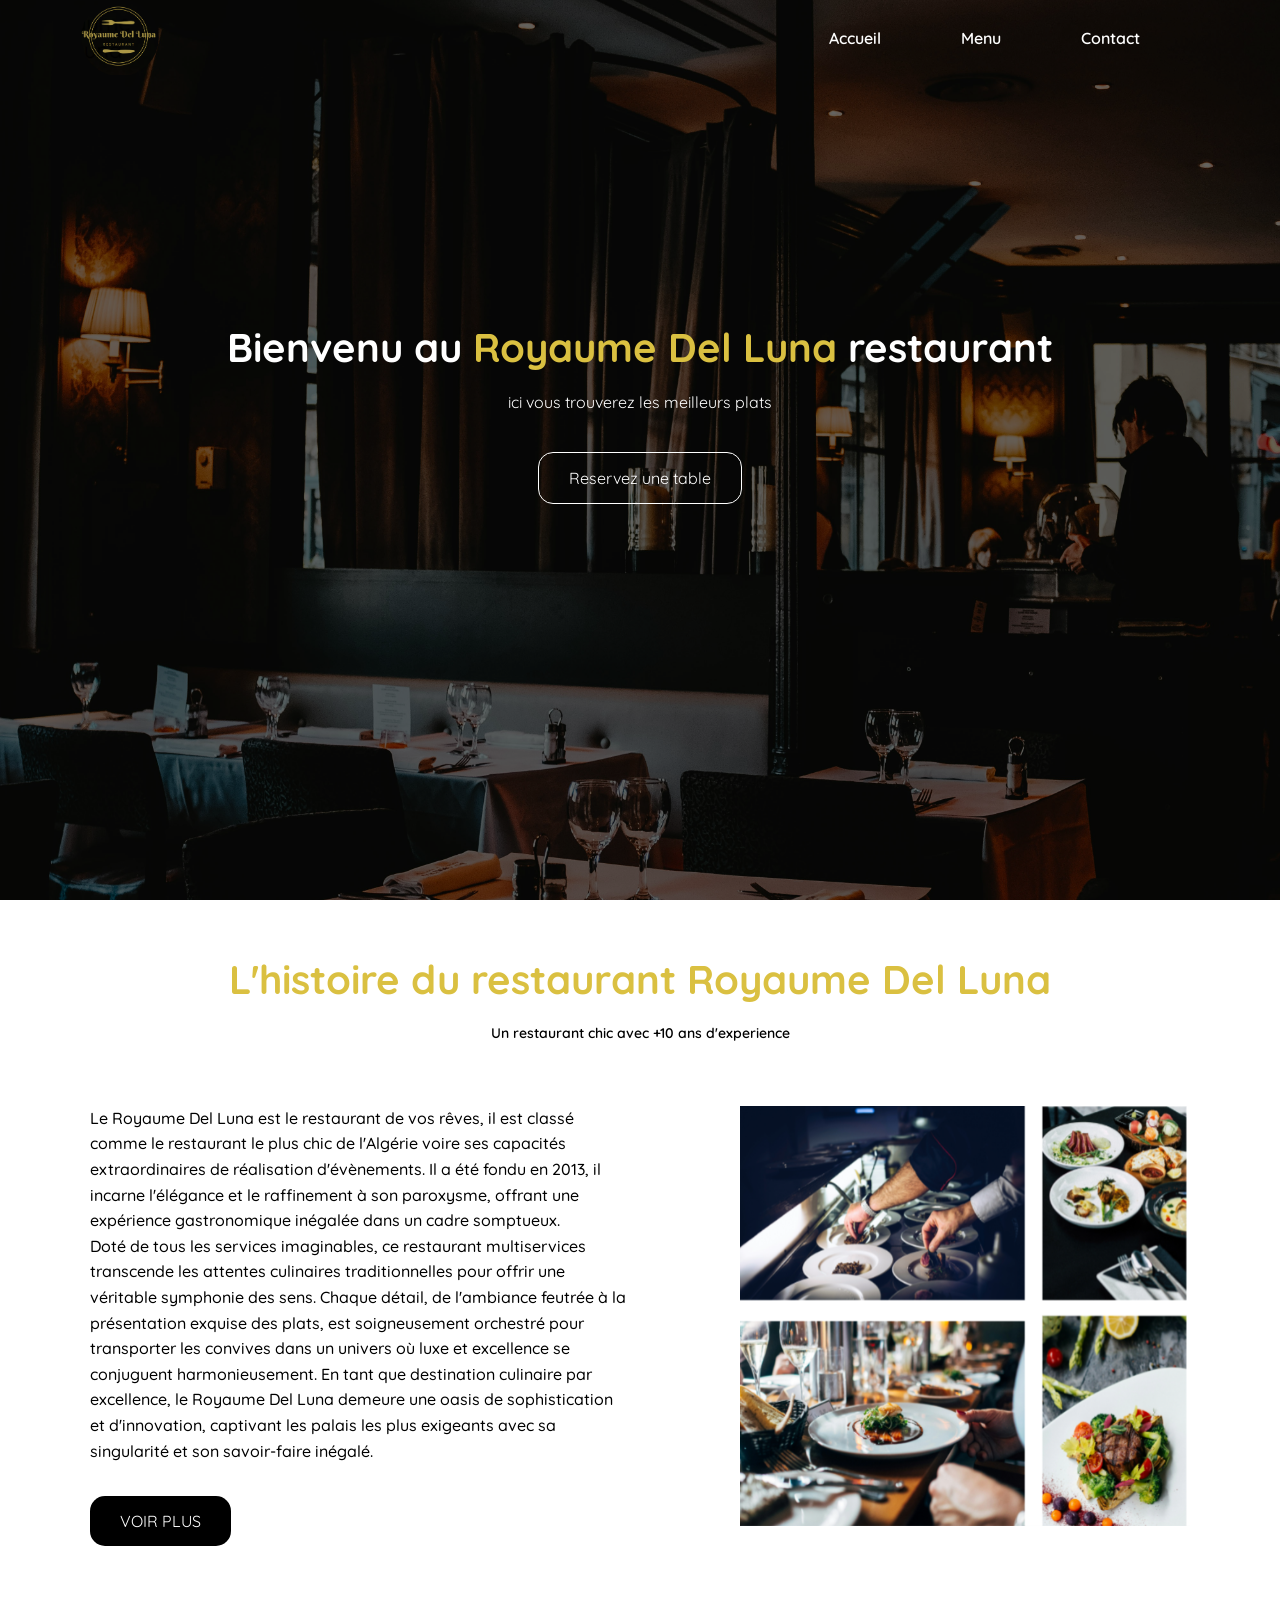
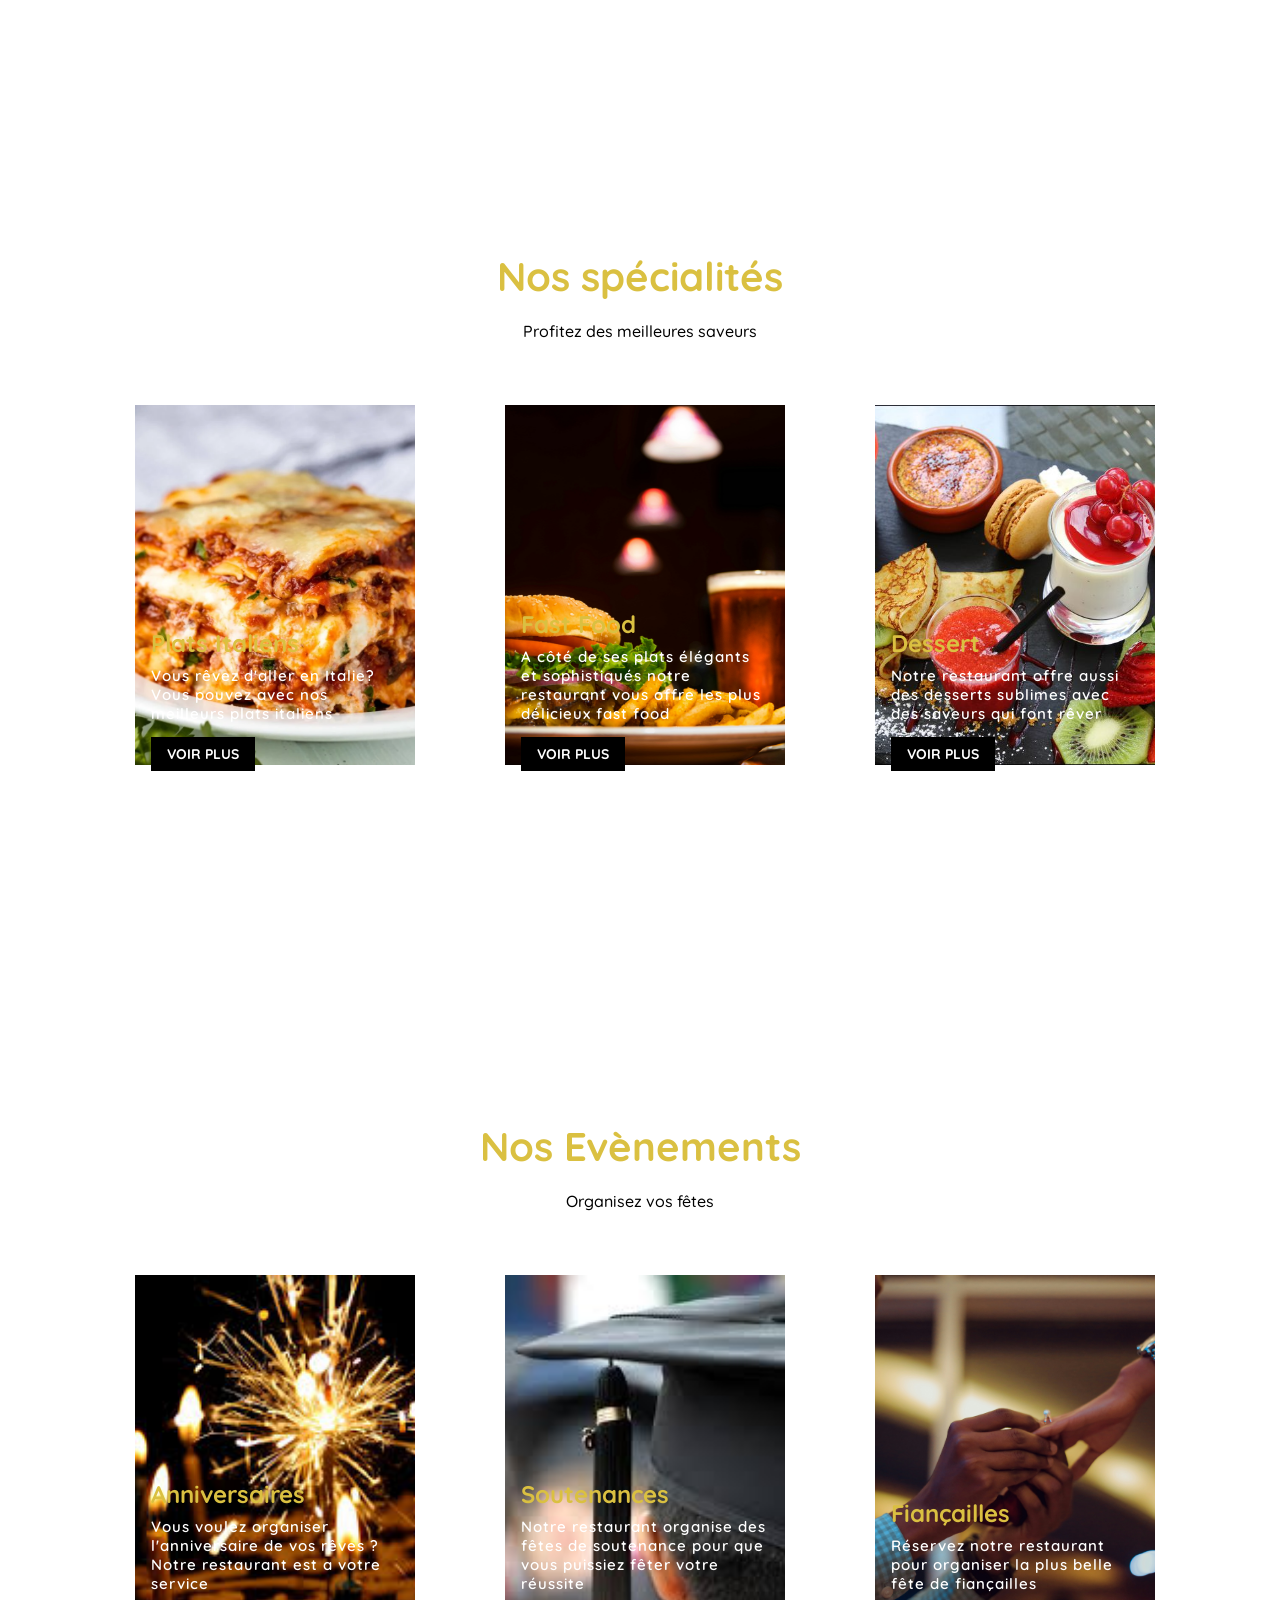
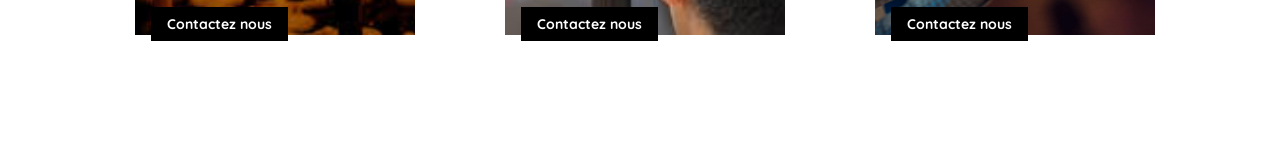
<file: index.html>
<!DOCTYPE html>
<html lang="en">
 <head>
    <meta charset="UTF-8">
    <meta name="viewport" content="width=device-width, initial-scale=1.0">
    <title>Royaume Del Luna</title>
    <link rel="stylesheet" href="./Accueil.css" type="text/css">
 </head>
 <body>
    <!-- header start -->
     <header>
        <div id="navbarre">
          <img src="./Images/logo.PNG" alt="Royaume Del Luna logo" >
          <nav>
            <ul>
              <li><a href="./Accueil.html">Accueil</a></li>
              <li><a href="./Menu.html">Menu</a></li>
              <li><a href="./Contact.html">Contact</a></li>
            </ul>
          </nav>
        </div>
        <div class="contenu">
          <h1>Bienvenu au <span class="nom" aria-hidden="true">Royaume Del Luna</span> restaurant</h1> 

          <p>ici vous trouverez les meilleurs plats </p>
          <a href="./Contact.html" class="box box-premiere">Reservez une table </a>
        </div>
     </header>
    <!-- header end -->
    <main>
      <!-- about start -->
        <section id="about">
          <div class="milieu">
            <div class="titre">
              <h2>L'histoire du restaurant Royaume Del Luna</h2>
              <p>Un restaurant chic avec +10 ans d'experience</p>
            </div>
            <div class="about-contenu">
              <div>
                <p>Le Royaume Del Luna est le restaurant de vos rêves, il est classé comme le restaurant 
                le plus chic de l'Algérie 
               voire ses capacités extraordinaires de réalisation d'évènements. Il a été fondu en 2013,   
                il incarne l'élégance et le raffinement à son paroxysme, offrant une expérience gastronomique
                inégalée dans un cadre somptueux.</p>
                <p>Doté de tous les services imaginables, ce restaurant multiservices transcende
                les attentes culinaires traditionnelles pour offrir une véritable symphonie des sens. Chaque détail,
                de l'ambiance feutrée à la présentation exquise des plats, est soigneusement orchestré pour transporter
                les convives dans un univers où luxe et excellence se conjuguent harmonieusement. En tant que destination
                culinaire par excellence, le Royaume Del Luna demeure une oasis de sophistication et d'innovation,
                captivant les palais les plus exigeants avec sa singularité et son savoir-faire inégalé.</p>
                <a href="#specialites" class="box box-seconde">VOIR PLUS</a>
              </div>
             <img src="./Images/plats.PNG" alt="plats">
           </div>
          </div>
        </section>
      <!-- about end -->
     <!-- specialites start -->
        <section id="specialites">
          <div class="milieu">
            <div class="titre">
              <h2>Nos spécialités</h2>
              <p>Profitez des meilleures saveurs</p>
            </div>
           <div class="items">
            <div class="wrapper "> 
               <div class="card">
                 <img src="./Images/lasagne.webp" alt="italien">
                 <div class="info">
                   <h1> Plats Italiens </h1>
                   <p> Vous rêvez d'aller en Italie? Vous pouvez avec nos meilleurs plats italiens </p>
                   <a href="./Menu.html " class="btn"> VOIR PLUS </a>
                  </div>
               </div>
              </div>

              <div class="wrapper "> 
                <div class="card">
                  <img src="./Images/fast food.jpg" alt="fast food">
                  <div class="info">
                    <h1> Fast Food </h1>
                    <p> A côté  de ses plats élégants et sophistiqués notre restaurant vous offre les plus délicieux fast food </p>
                    <a href="./Menu.html " class="btn"> VOIR PLUS </a>
                   </div>
                </div>
               </div>
               <div class="wrapper "> 
                <div class="card">
                  <img src="./Images/dessert.png" alt="dessert">
                  <div class="info">
                    <h1> Dessert </h1>
                    <p> Notre restaurant offre aussi des desserts sublimes avec des saveurs qui font rêver </p>
                    <a href="./Menu.html " class="btn"> VOIR PLUS </a>
                   </div>
                </div>
             </div> 
             </div> 
          </div>
        </section>
      <!-- specialites end -->
      <!-- Evenements Start -->
      <section id="evenements">
        <div class="milieu">
          <div class="titre">
            <h2>Nos Evènements</h2>
            <p>Organisez vos fêtes</p>
          </div>
         <div class="items">
          <div class="wrapper "> 
             <div class="card">
               <img src="./Images/anniv.jpg" alt="Anniversaires">
               <div class="info">
                 <h1> Anniversaires </h1>
                 <p> Vous voulez organiser l'anniversaire de vos rêves ? Notre restaurant est a votre service  </p>
                 <a href="./Contact.html " class="btn"> Contactez nous</a>
                </div>
             </div>
            </div>

            <div class="wrapper "> 
              <div class="card">
                <img src="./Images/soutenance.jpg" alt="Soutenance">
                <div class="info">
                  <h1> Soutenances</h1>
                  <p> 
                    Notre restaurant organise des fêtes de soutenance pour que vous puissiez fêter votre réussite
                     </p>
                  <a href="./Contact.html " class="btn"> Contactez nous </a>
                 </div>
              </div>
             </div>
             <div class="wrapper "> 
              <div class="card">
                <img src="./Images/fiancaille.jpg" alt="fiancailles">
                <div class="info">
                  <h1> Fiançailles </h1>
                  <p> Réservez notre restaurant pour organiser la plus belle fête de fiançailles  </p>
                  <a href="./Contact.html" class="btn"> Contactez nous </a>
                 </div>
              </div>
           </div> 
           </div> 
        </div>
      </section>
      <!-- Evenemets End -->
   </main>
 </body>
</html>
</file>
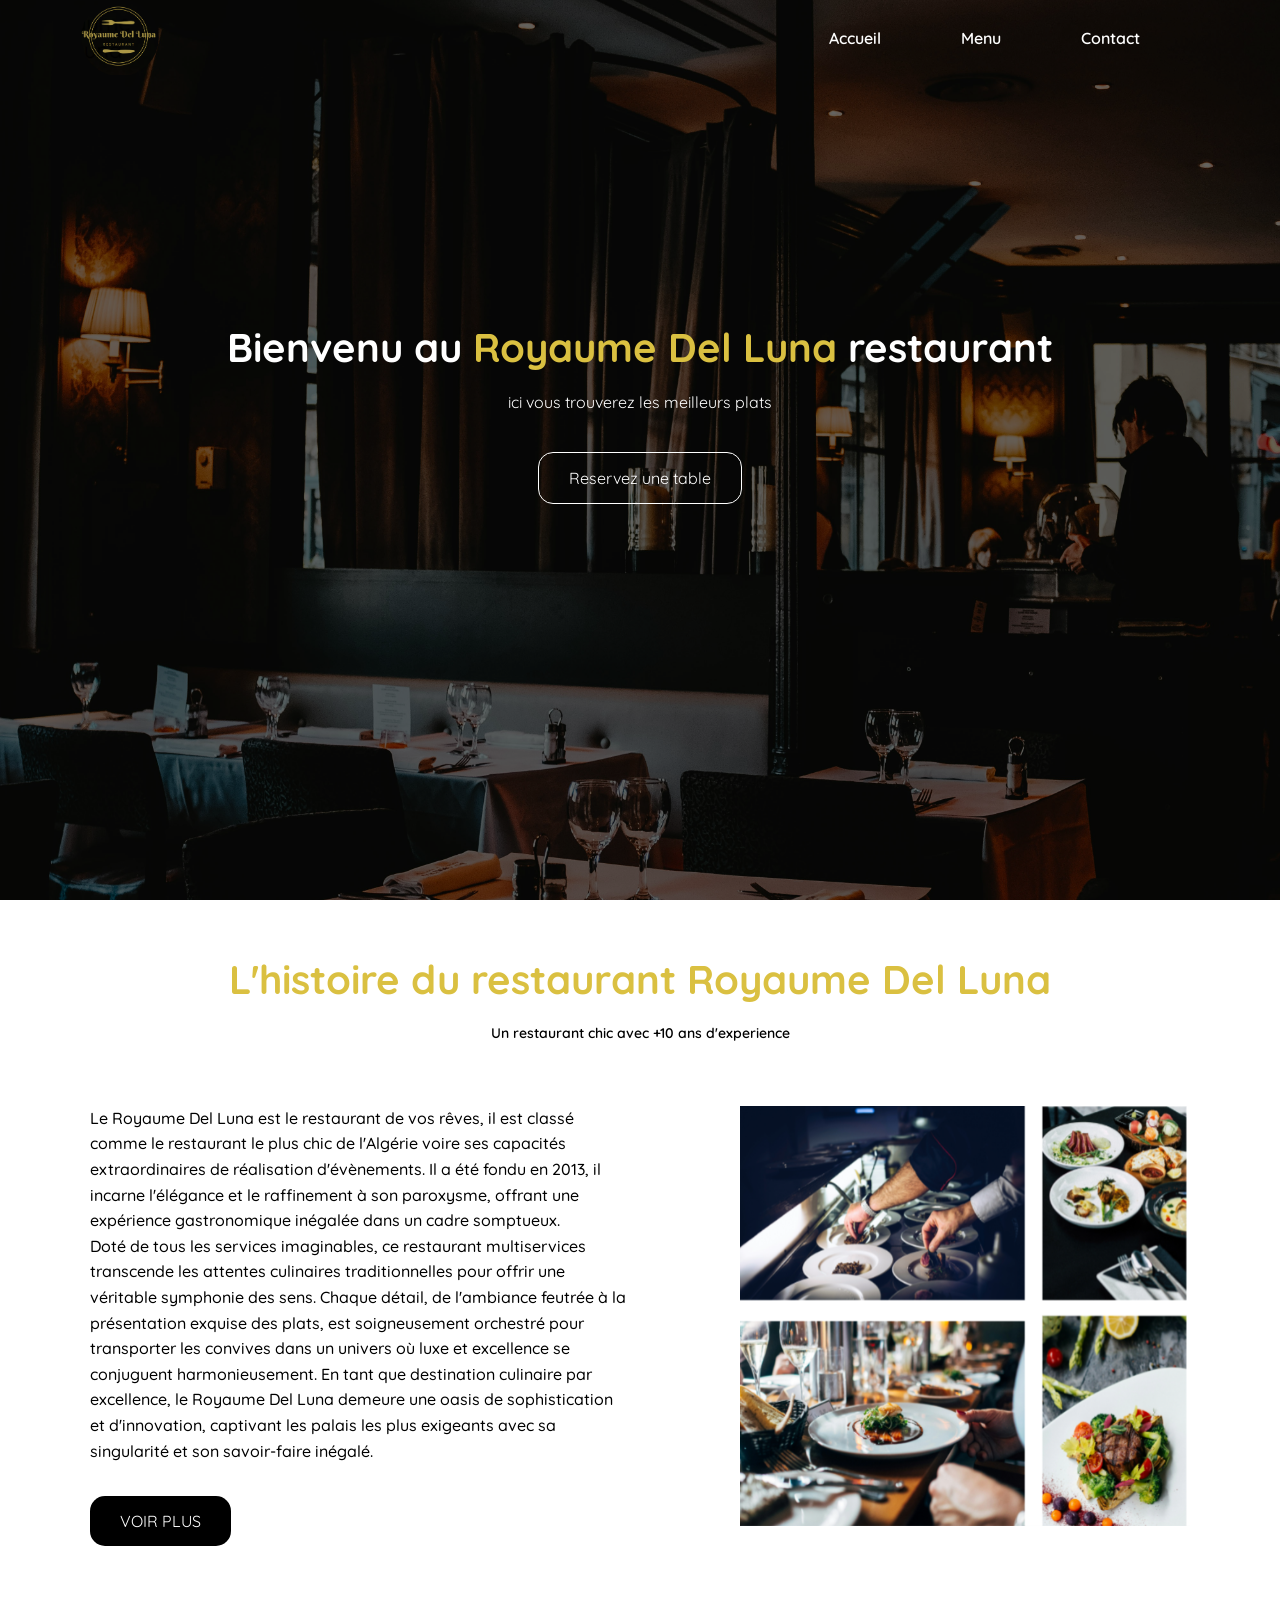
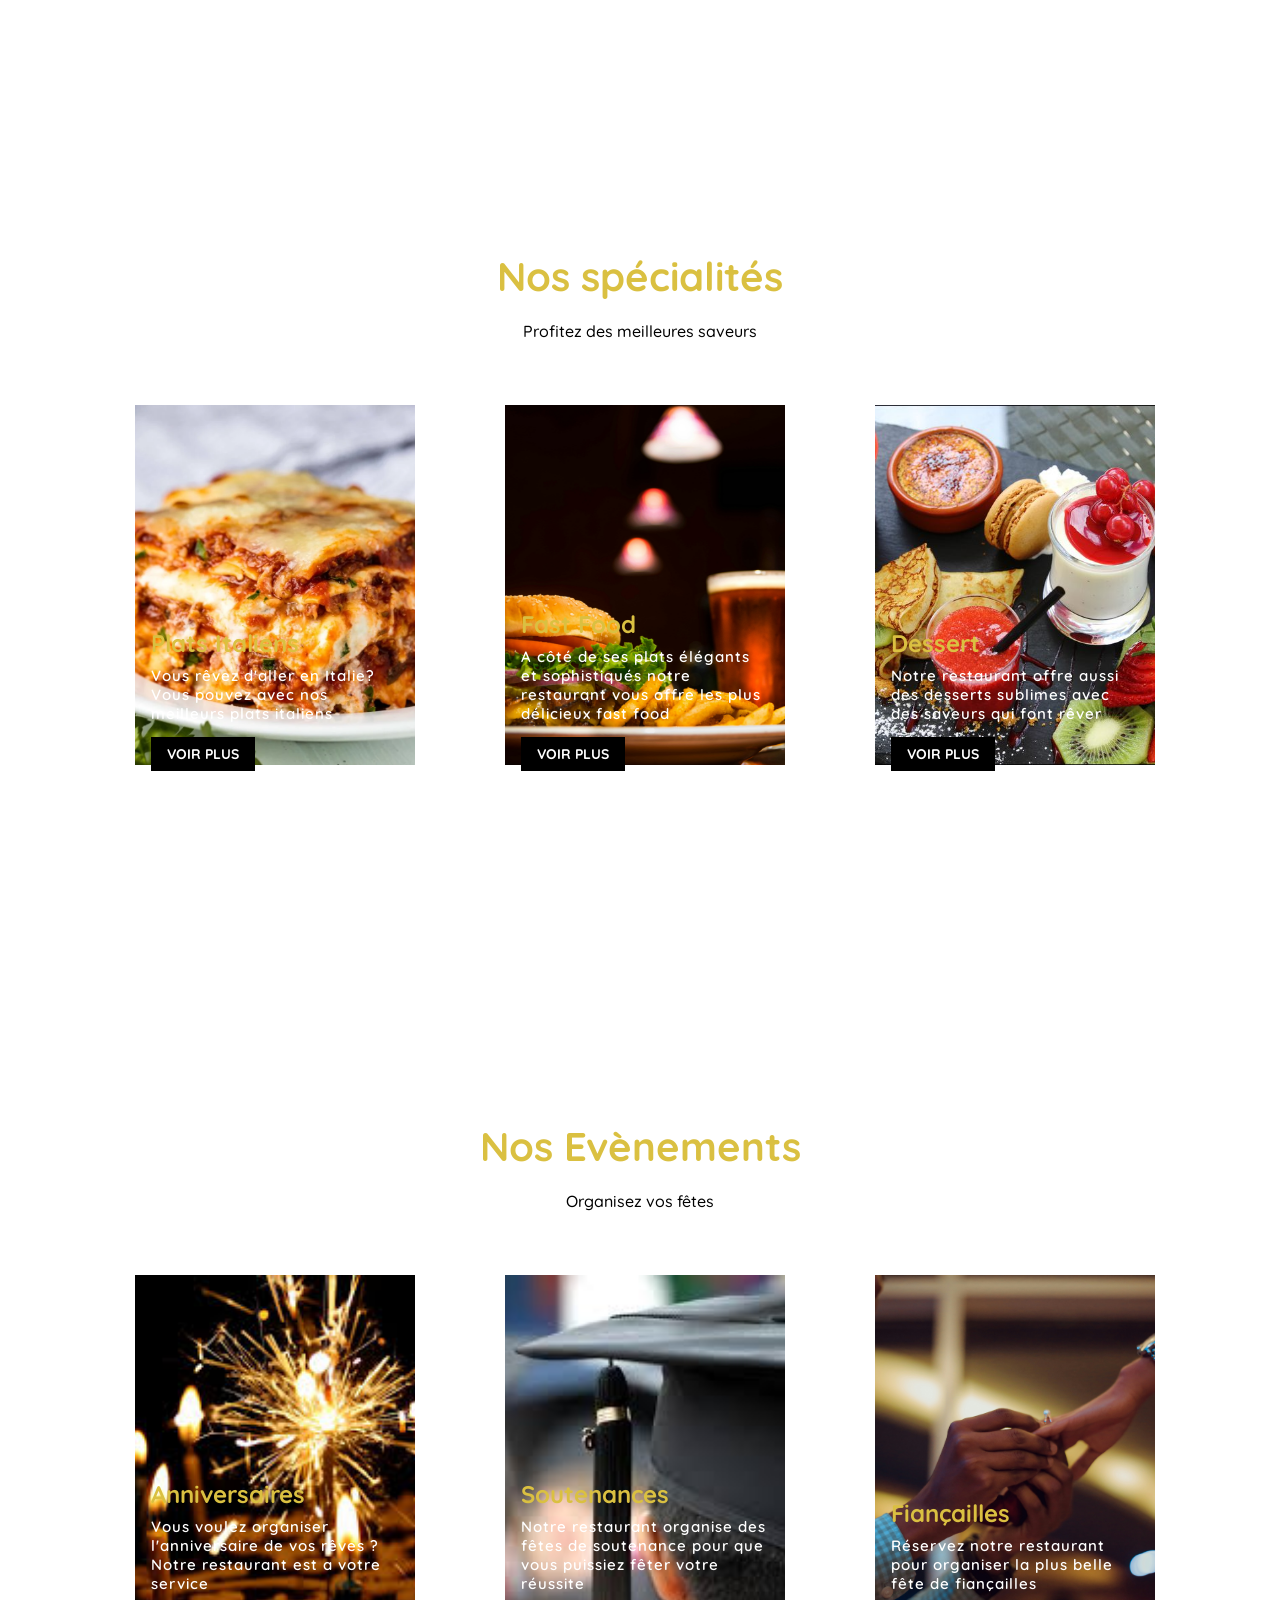
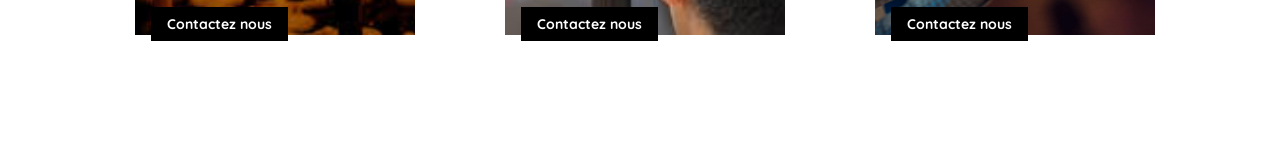
<file: Accueil.html>
<!DOCTYPE html>
<html lang="en">
 <head>
    <meta charset="UTF-8">
    <meta name="viewport" content="width=device-width, initial-scale=1.0">
    <title>Royaume Del Luna</title>
    <link rel="stylesheet" href="./Accueil.css" type="text/css">
 </head>
 <body>
    <!-- header start -->
     <header>
        <div id="navbarre">
          <img src="./Images/logo.PNG" alt="Royaume Del Luna logo" >
          <nav>
            <ul>
              <li><a href="./Accueil.html">Accueil</a></li>
              <li><a href="./Menu.html">Menu</a></li>
              <li><a href="./Contact.html">Contact</a></li>
            </ul>
          </nav>
        </div>
        <div class="contenu">
          <h1>Bienvenu au <span class="nom" aria-hidden="true">Royaume Del Luna</span> restaurant</h1> 

          <p>ici vous trouverez les meilleurs plats </p>
          <a href="./Contact.html" class="box box-premiere">Reservez une table </a>
        </div>
     </header>
    <!-- header end -->
    <main>
      <!-- about start -->
        <section id="about">
          <div class="milieu">
            <div class="titre">
              <h2>L'histoire du restaurant Royaume Del Luna</h2>
              <p>Un restaurant chic avec +10 ans d'experience</p>
            </div>
            <div class="about-contenu">
              <div>
                <p>Le Royaume Del Luna est le restaurant de vos rêves, il est classé comme le restaurant 
                le plus chic de l'Algérie 
               voire ses capacités extraordinaires de réalisation d'évènements. Il a été fondu en 2013,   
                il incarne l'élégance et le raffinement à son paroxysme, offrant une expérience gastronomique
                inégalée dans un cadre somptueux.</p>
                <p>Doté de tous les services imaginables, ce restaurant multiservices transcende
                les attentes culinaires traditionnelles pour offrir une véritable symphonie des sens. Chaque détail,
                de l'ambiance feutrée à la présentation exquise des plats, est soigneusement orchestré pour transporter
                les convives dans un univers où luxe et excellence se conjuguent harmonieusement. En tant que destination
                culinaire par excellence, le Royaume Del Luna demeure une oasis de sophistication et d'innovation,
                captivant les palais les plus exigeants avec sa singularité et son savoir-faire inégalé.</p>
                <a href="#specialites" class="box box-seconde">VOIR PLUS</a>
              </div>
             <img src="./Images/plats.PNG" alt="plats">
           </div>
          </div>
        </section>
      <!-- about end -->
     <!-- specialites start -->
        <section id="specialites">
          <div class="milieu">
            <div class="titre">
              <h2>Nos spécialités</h2>
              <p>Profitez des meilleures saveurs</p>
            </div>
           <div class="items">
            <div class="wrapper "> 
               <div class="card">
                 <img src="./Images/lasagne.webp" alt="italien">
                 <div class="info">
                   <h1> Plats Italiens </h1>
                   <p> Vous rêvez d'aller en Italie? Vous pouvez avec nos meilleurs plats italiens </p>
                   <a href="./Menu.html " class="btn"> VOIR PLUS </a>
                  </div>
               </div>
              </div>

              <div class="wrapper "> 
                <div class="card">
                  <img src="./Images/fast food.jpg" alt="fast food">
                  <div class="info">
                    <h1> Fast Food </h1>
                    <p> A côté  de ses plats élégants et sophistiqués notre restaurant vous offre les plus délicieux fast food </p>
                    <a href="./Menu.html " class="btn"> VOIR PLUS </a>
                   </div>
                </div>
               </div>
               <div class="wrapper "> 
                <div class="card">
                  <img src="./Images/dessert.png" alt="dessert">
                  <div class="info">
                    <h1> Dessert </h1>
                    <p> Notre restaurant offre aussi des desserts sublimes avec des saveurs qui font rêver </p>
                    <a href="./Menu.html " class="btn"> VOIR PLUS </a>
                   </div>
                </div>
             </div> 
             </div> 
          </div>
        </section>
      <!-- specialites end -->
      <!-- Evenements Start -->
      <section id="evenements">
        <div class="milieu">
          <div class="titre">
            <h2>Nos Evènements</h2>
            <p>Organisez vos fêtes</p>
          </div>
         <div class="items">
          <div class="wrapper "> 
             <div class="card">
               <img src="./Images/anniv.jpg" alt="Anniversaires">
               <div class="info">
                 <h1> Anniversaires </h1>
                 <p> Vous voulez organiser l'anniversaire de vos rêves ? Notre restaurant est a votre service  </p>
                 <a href="./Contact.html " class="btn"> Contactez nous</a>
                </div>
             </div>
            </div>

            <div class="wrapper "> 
              <div class="card">
                <img src="./Images/soutenance.jpg" alt="Soutenance">
                <div class="info">
                  <h1> Soutenances</h1>
                  <p> 
                    Notre restaurant organise des fêtes de soutenance pour que vous puissiez fêter votre réussite
                     </p>
                  <a href="./Contact.html " class="btn"> Contactez nous </a>
                 </div>
              </div>
             </div>
             <div class="wrapper "> 
              <div class="card">
                <img src="./Images/fiancaille.jpg" alt="fiancailles">
                <div class="info">
                  <h1> Fiançailles </h1>
                  <p> Réservez notre restaurant pour organiser la plus belle fête de fiançailles  </p>
                  <a href="./Contact.html" class="btn"> Contactez nous </a>
                 </div>
              </div>
           </div> 
           </div> 
        </div>
      </section>
      <!-- Evenemets End -->
   </main>
 </body>
</html>
</file>
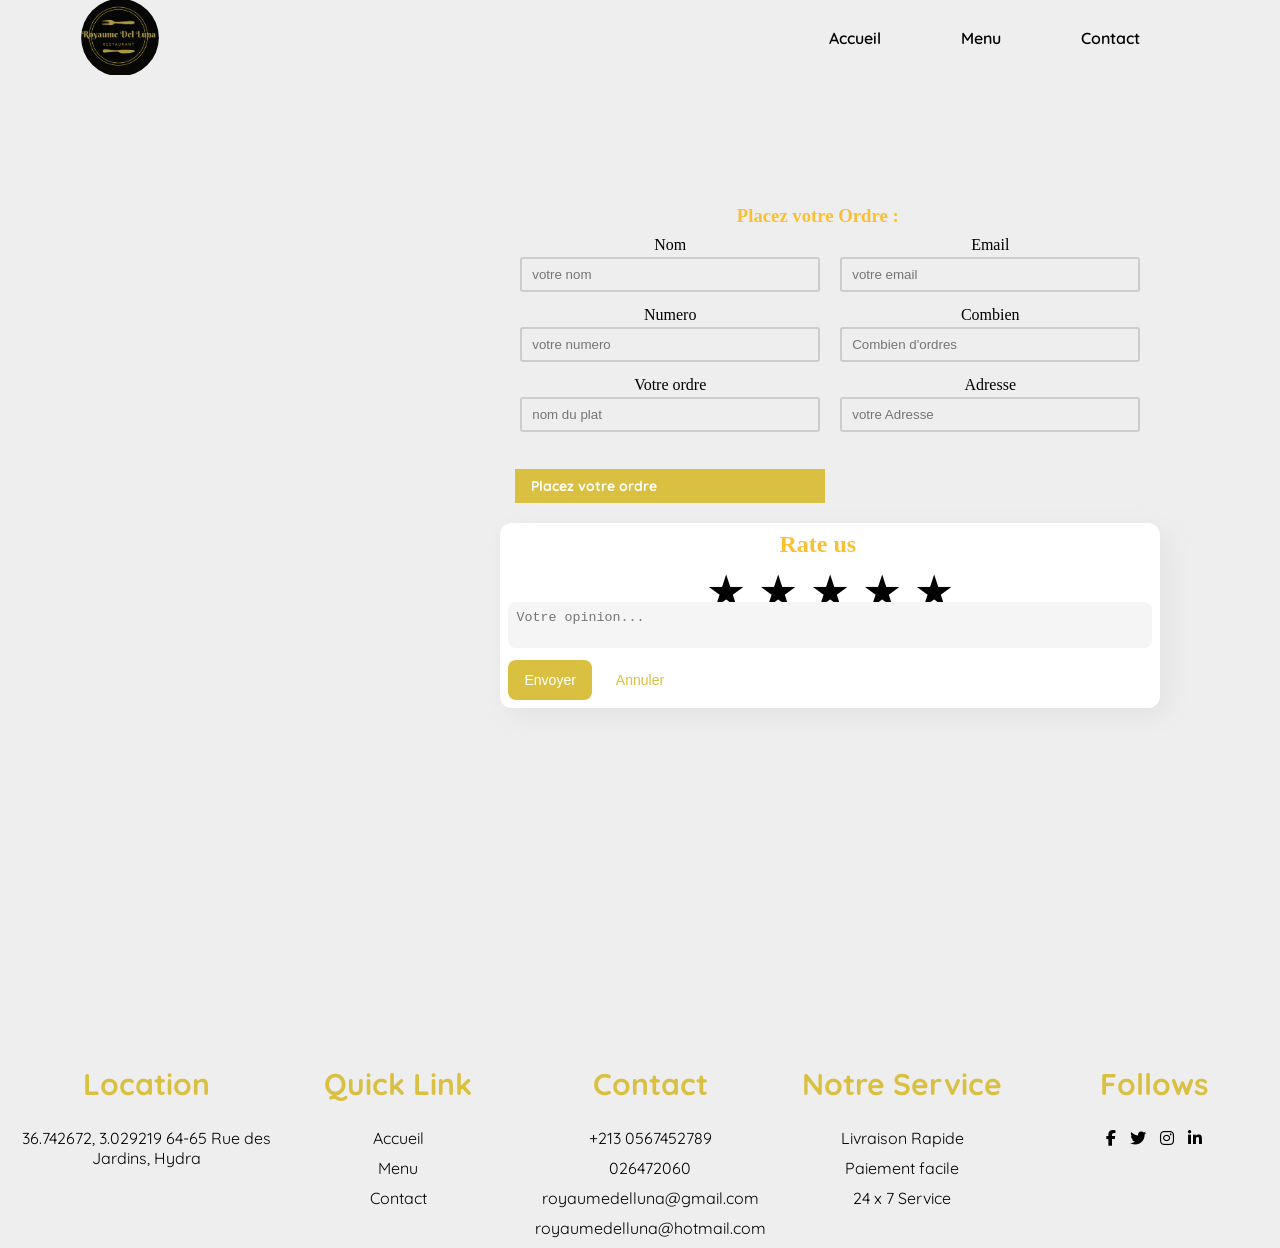
<file: Contact.html>
<!DOCTYPE html>
<html lang="en">
<head>
    <meta charset="UTF-8">
    <meta name="viewport" content="width=device-width, initial-scale=1.0">
    <title>Royaume Del Luna</title>
    <link rel="stylesheet" href="./Contact.css" type="text/css">
    <link rel="stylesheet" href="https://cdnjs.cloudflare.com/ajax/libs/font-awesome/6.1.1/css/all.min.css" integrity="sha512-KfkfwYDsLkIlwQp6LFnl8zNdLGxu9YAA1QvwINks4PhcElQSvqcyVLLD9aMhXd13uQjoXtEKNosOWaZqXgel0g==" crossorigin="anonymous" referrerpolicy="no-referrer" />
    <script src="./Contact.js"></script>
    <link href='https://unpkg.com/boxicons@2.1.1/css/boxicons.min.css' rel='stylesheet'>
</head>
<body>
  <!-- header start -->
    <header>
        <div id="navbarre">
          <img src="./Images/logo.PNG" alt="Royaume Del Luna logo">
          <nav>
            <ul>
                <li><a href="./Accueil.html">Accueil</a></li>
                <li><a href="./Menu.html">Menu</a></li>
                <li><a href="./Contact.html">Contact</a></li>
            </ul>
          </nav>
        </div>
    </header>
    <!-- header end -->
    <section id="contact">
    <!-- contact start -->
      <div class="milieu">
        <div class="contact-contenu">
          <iframe src="https://www.google.com/maps/embed?pb=!1m18!1m12!1m3!1d6392.6145387035485!2d2.9653761754430263!3d36.76319553831449!2m3!1f0!2f0!3f0!3m2!1i1024!2i768!4f13.1!3m3!1m2!1s0x128fb20a92cfe02b%3A0x5417f83e218b9393!2sHydra!5e0!3m2!1sfr!2sdz!4v1715244772103!5m2!1sfr!2sdz" width="600" height="450" style="border:0;" allowfullscreen="" loading="lazy" referrerpolicy="no-referrer-when-downgrade"></iframe>
          <!--Order-->

    <div class="order" id="Order">
      <h3>Placez votre Ordre :</h3>

      <div class="order_main">
          <form action="#">

              <div class="input">
                  <p>Nom</p>
                  <input type="text" placeholder="votre nom">
              </div>

              <div class="input">
                  <p>Email</p>
                  <input type="email" placeholder="votre email">
              </div>

              <div class="input">
                  <p>Numero</p>
                  <input placeholder="votre numero">
              </div>

              <div class="input">
                  <p>Combien</p>
                  <input type="number" placeholder="Combien d'ordres">
              </div>

              <div class="input">
                  <p>Votre ordre</p>
                  <input placeholder="nom du plat">
              </div>

              <div class="input">
                  <p>Adresse</p>
                  <input placeholder="votre Adresse">
              </div>

              <a href="#" class="order_btn">Placez votre ordre</a>

          </form>
      </div>
                  <!-- star rating -->
                  <div class="starbox">
                    <h3>Rate us</h3>
                    <form action="#">
                        <div class="card-star">
                            <span onclick="rating(1)"
                                  class="star">★
                            </span>
                            <span onclick="rating(2)"
                                  class="star">★
                            </span>
                            <span onclick="rating(3)"
                                  class="star">★
                            </span>
                            <span onclick="rating(4)"
                                  class="star">★
                            </span>
                            <span onclick="rating(5)"
                                  class="star">★
                            </span>
                        </div>
                        <script src="./Contact.js"></script>
                        <textarea name="opinion" placeholder="Votre opinion..."></textarea>
                        <div class="btn-group">
                            <button type="submit" class="btn submit">Envoyer</button>
                            <button class="btn cancel">Annuler</button>
                        </div>
                    </form>
                </div>
    <script src="./Contact.js"></script>

  </div>
</div>
</div>
    <!-- contact end -->
  
    <!--footer start-->
    <footer>
      <div class="footer_main">

          <div class="footer_tag">
              <h2>Location</h2>
              <p>36.742672, 3.029219
                64-65 Rue des Jardins, Hydra</p>
          </div>

          <div class="footer_tag">
              <h2>Quick Link</h2>
              <a href="./Accueil.html"><p>Accueil</p></a>
              <a href="./Menu.html"><p>Menu</p></a>
              <a href="./Contact.html"><p>Contact</p></a>
          </div>

          <div class="footer_tag">
              <h2>Contact</h2>
              <p>+213 0567452789</p>
              <p>026472060</p>
              <p>royaumedelluna@gmail.com</p>
              <p>royaumedelluna@hotmail.com</p>
          </div>

          <div class="footer_tag">
              <h2>Notre Service</h2>
              <p>Livraison Rapide</p>
              <p>Paiement facile</p>
              <p>24 x 7 Service</p>
          </div>

          <div class="footer_tag">
              <h2>Follows</h2>
              <i class="fa-brands fa-facebook-f"></i>
              <i class="fa-brands fa-twitter"></i>
              <i class="fa-brands fa-instagram"></i>
              <i class="fa-brands fa-linkedin-in"></i>
          </div>

      </div>
  </footer>
 </section>
    <!-- footer end-->
</body>
</html>
</file>
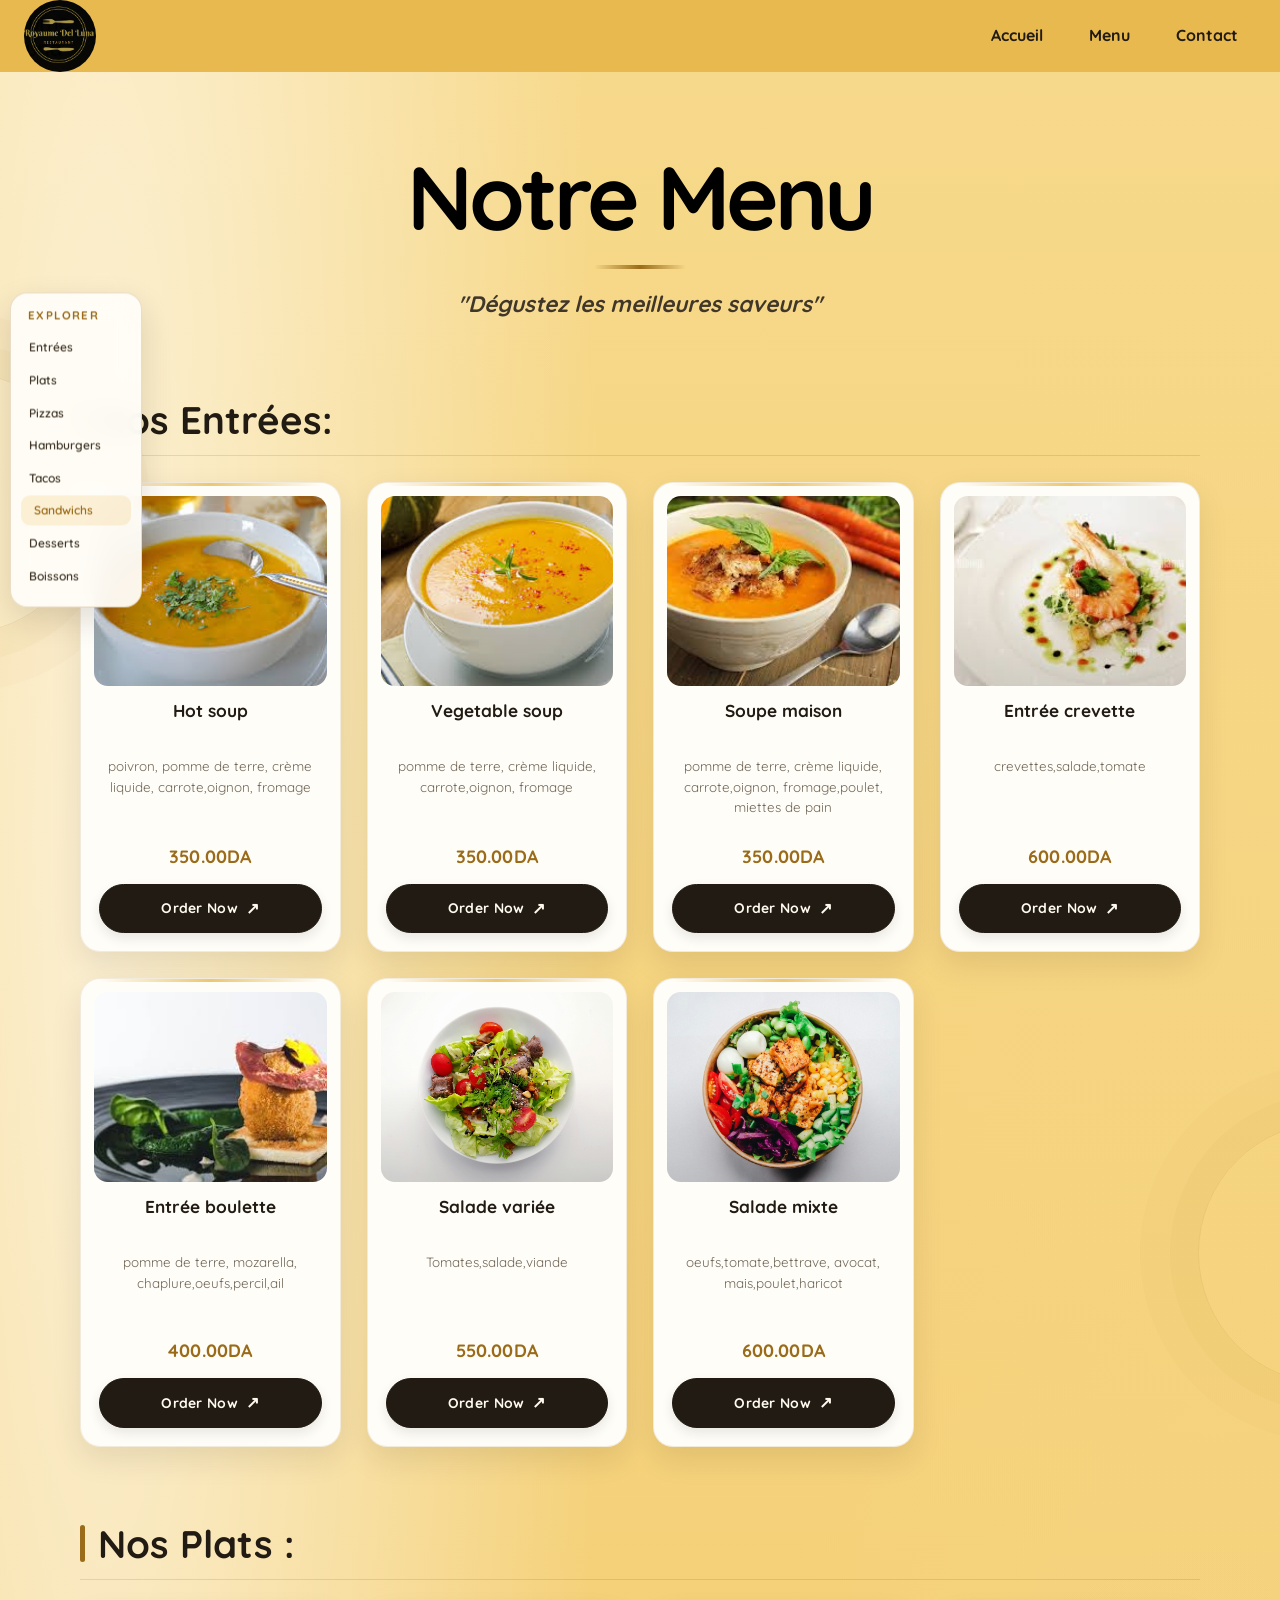
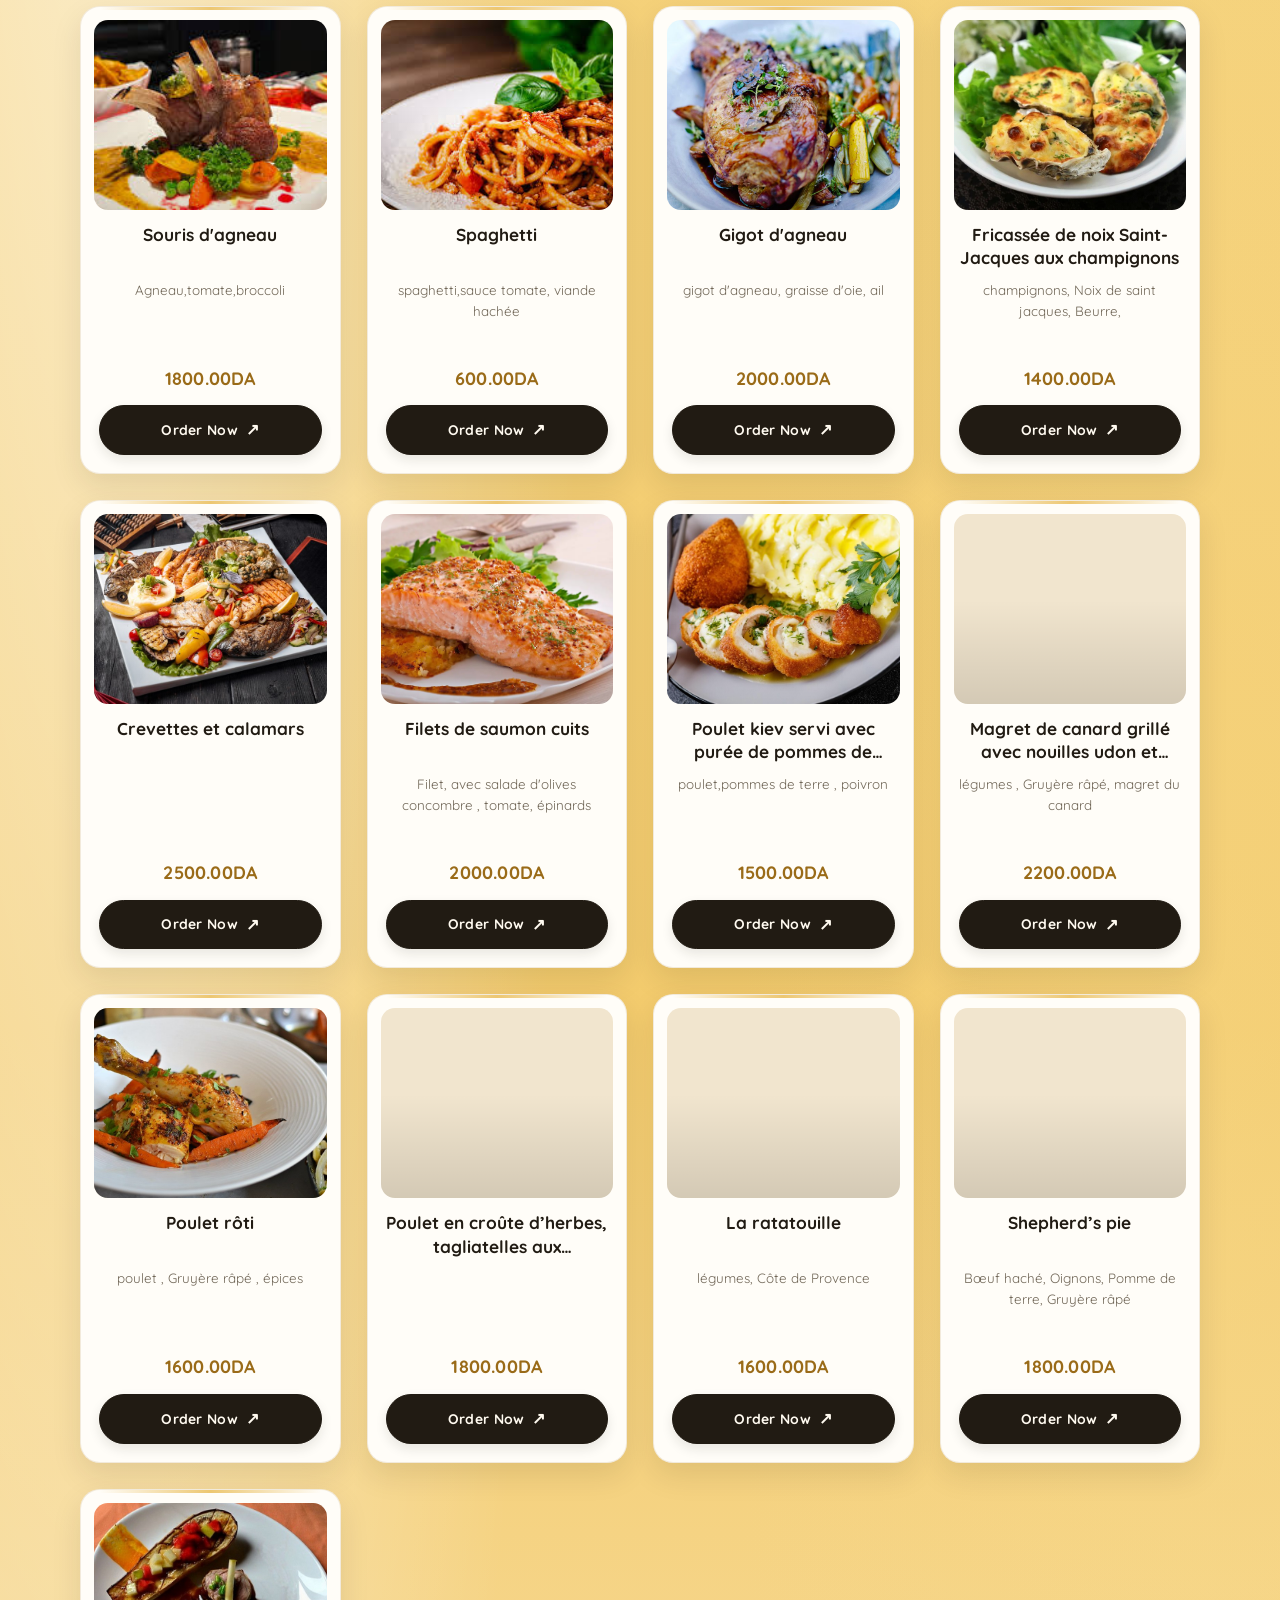
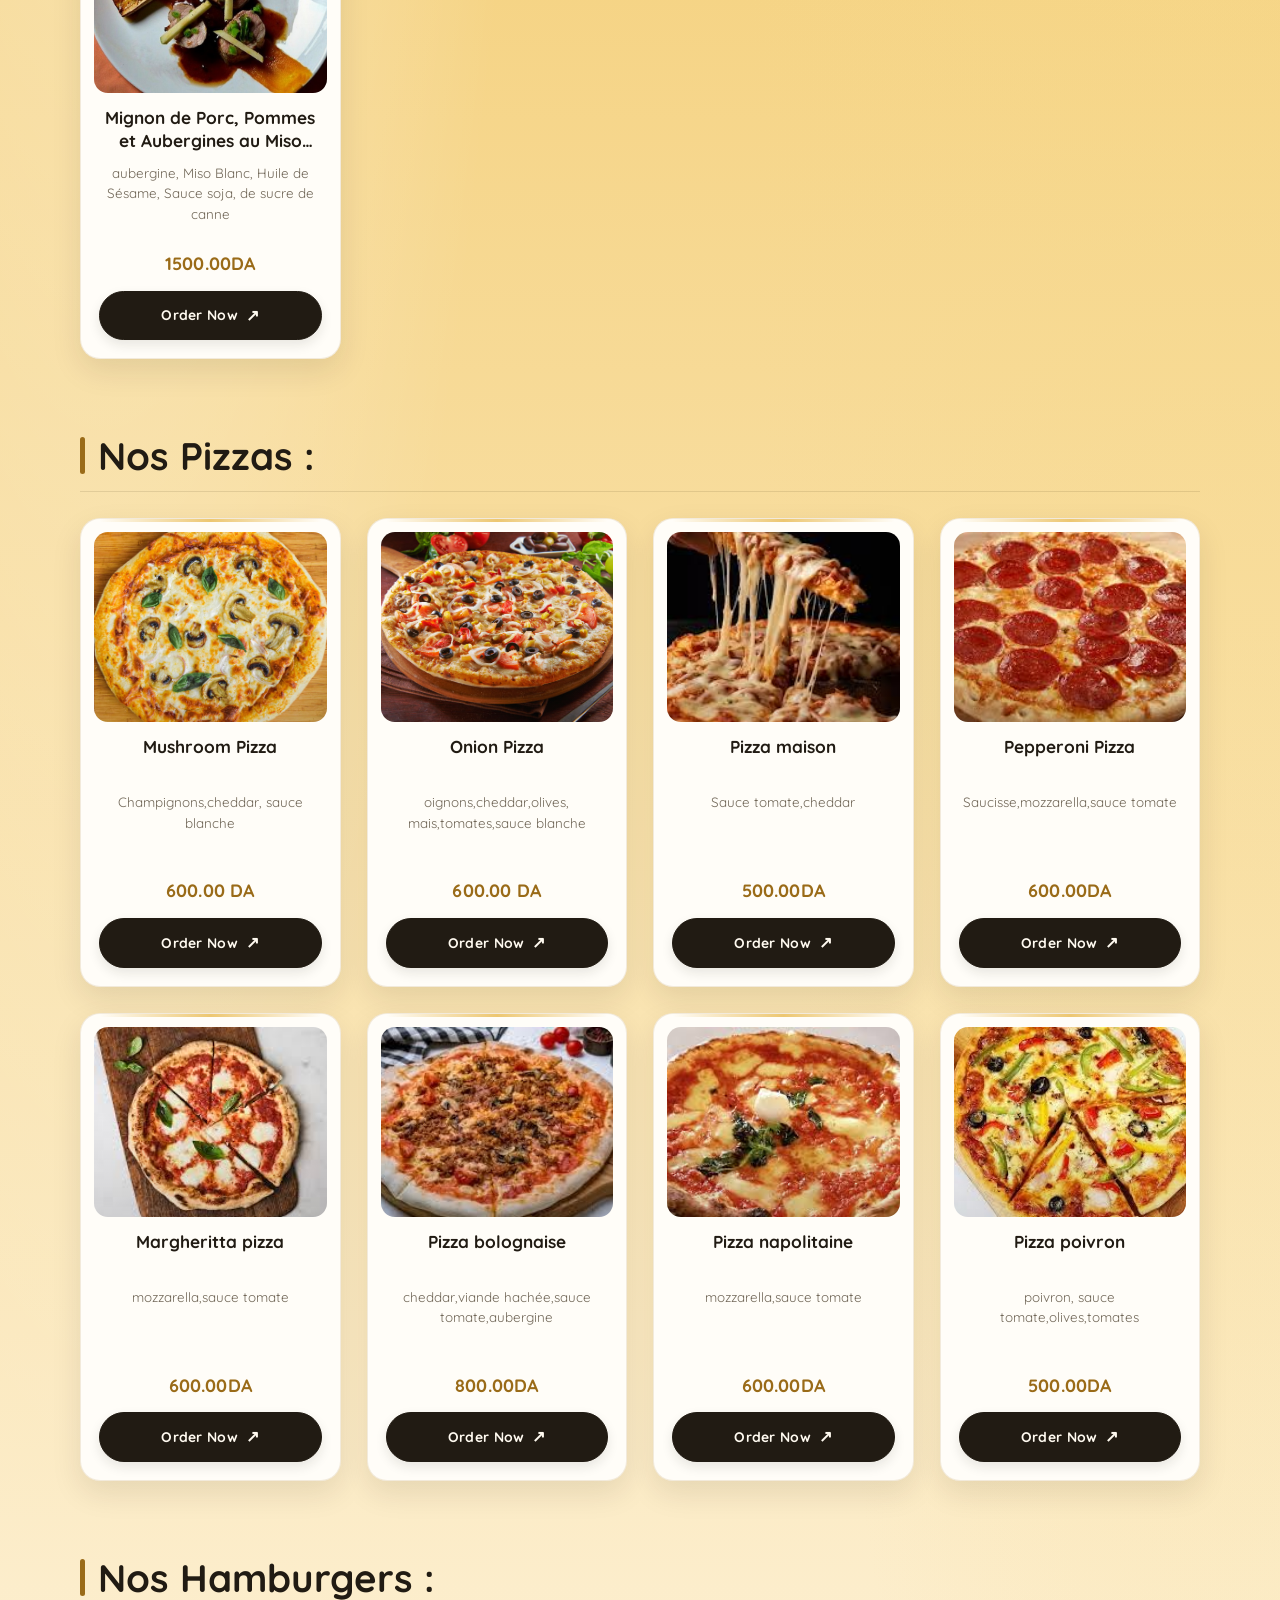
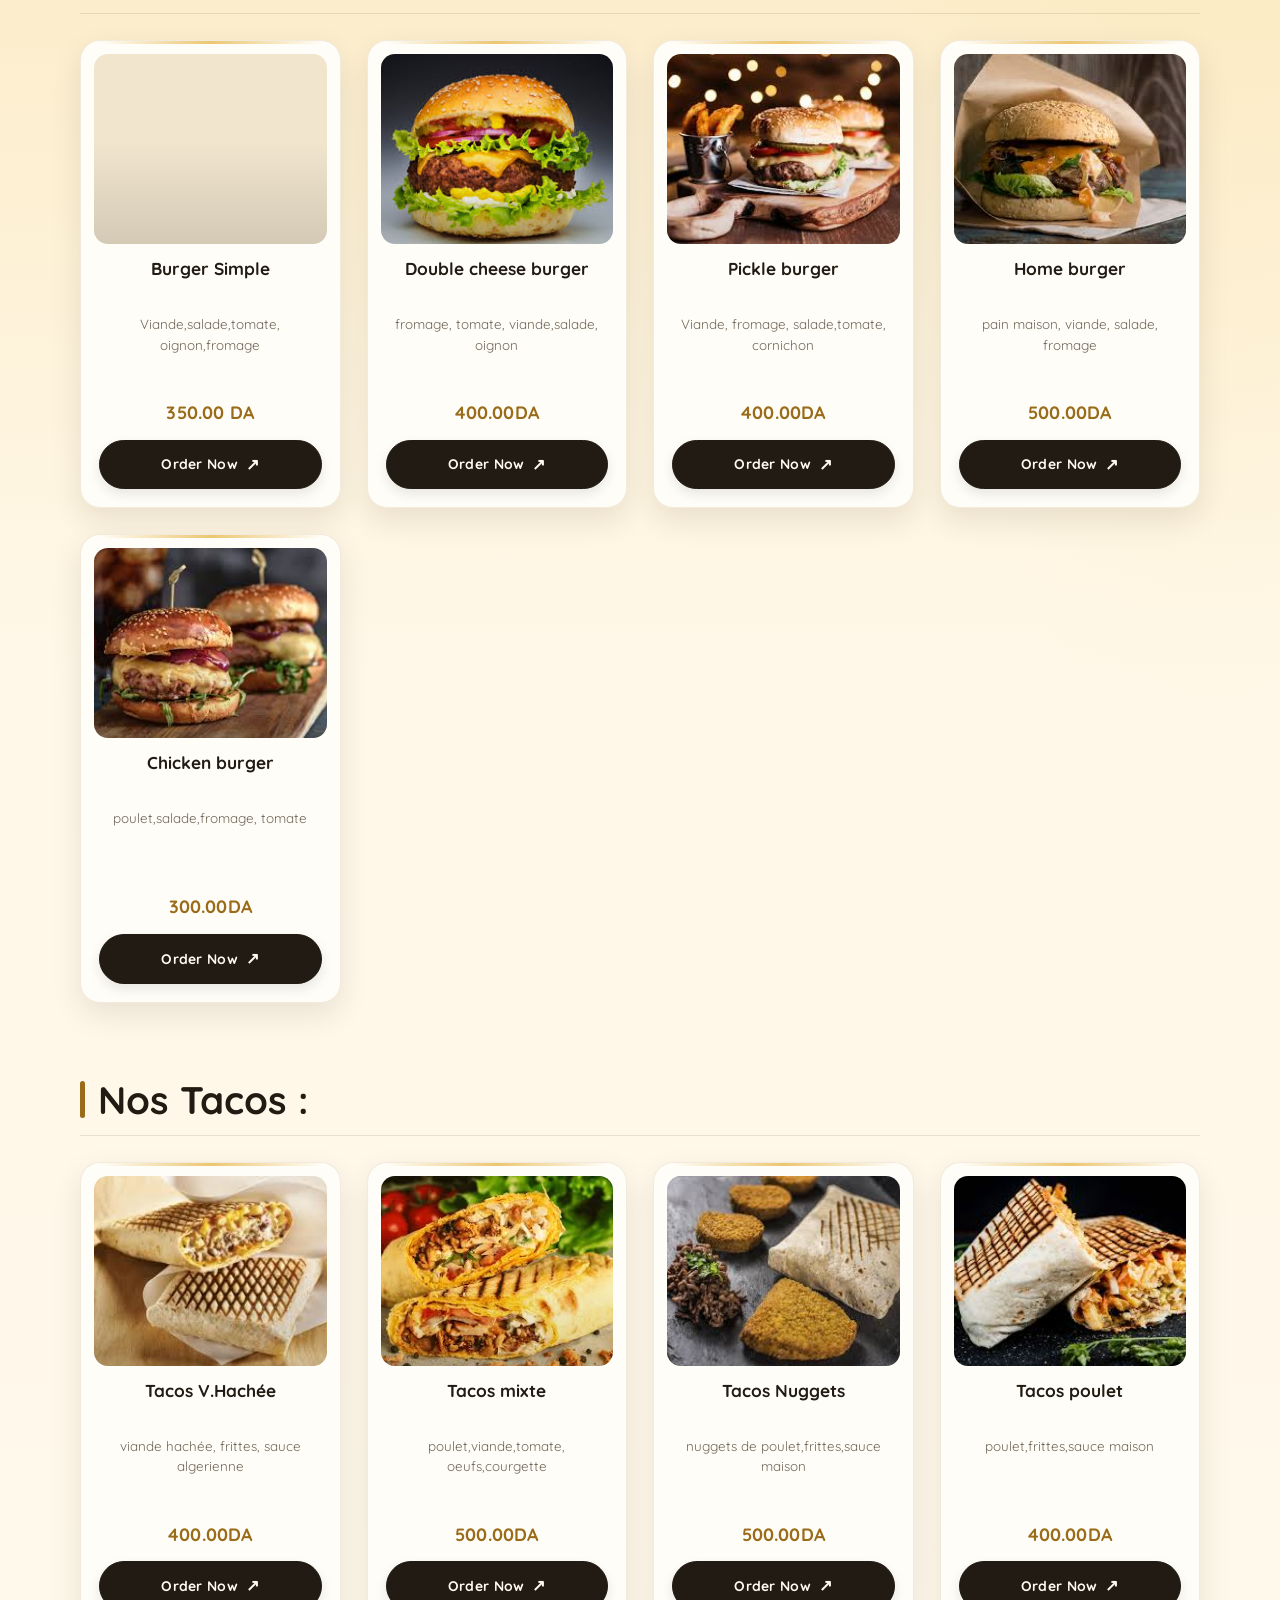
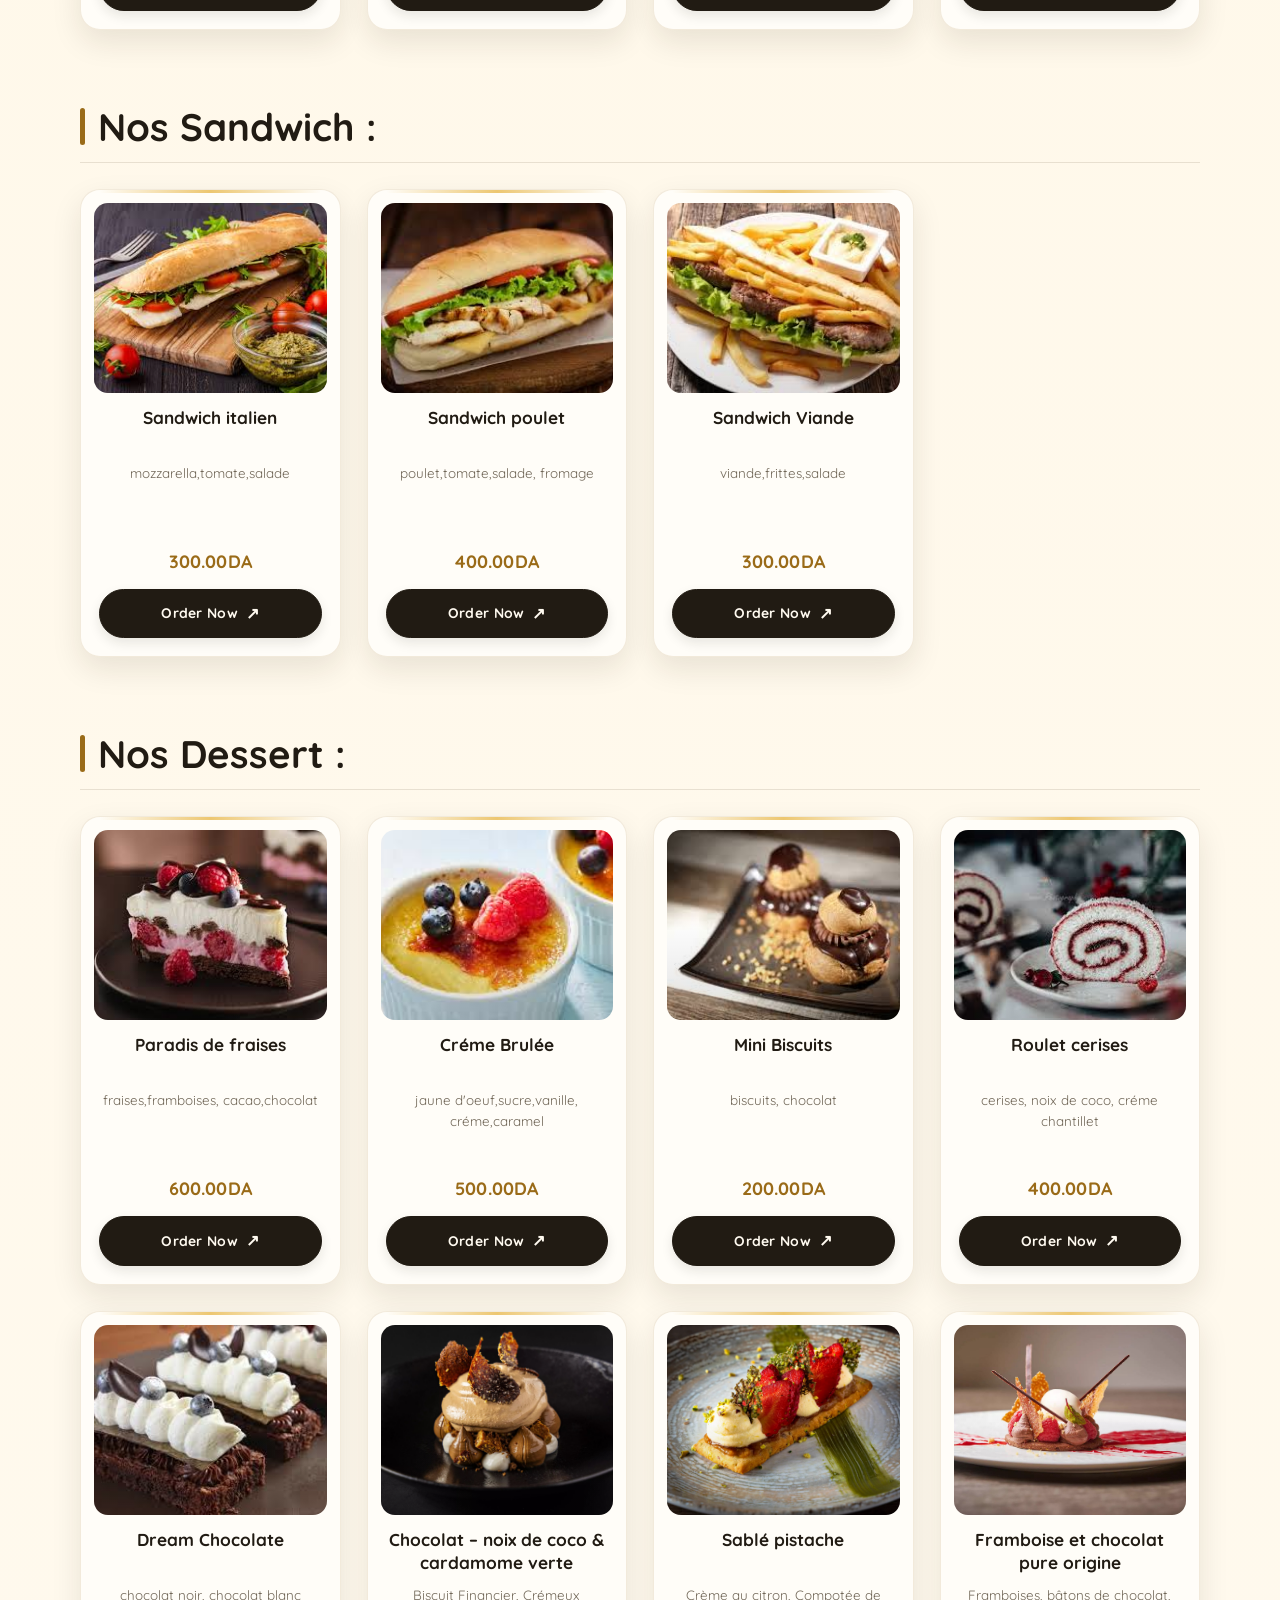
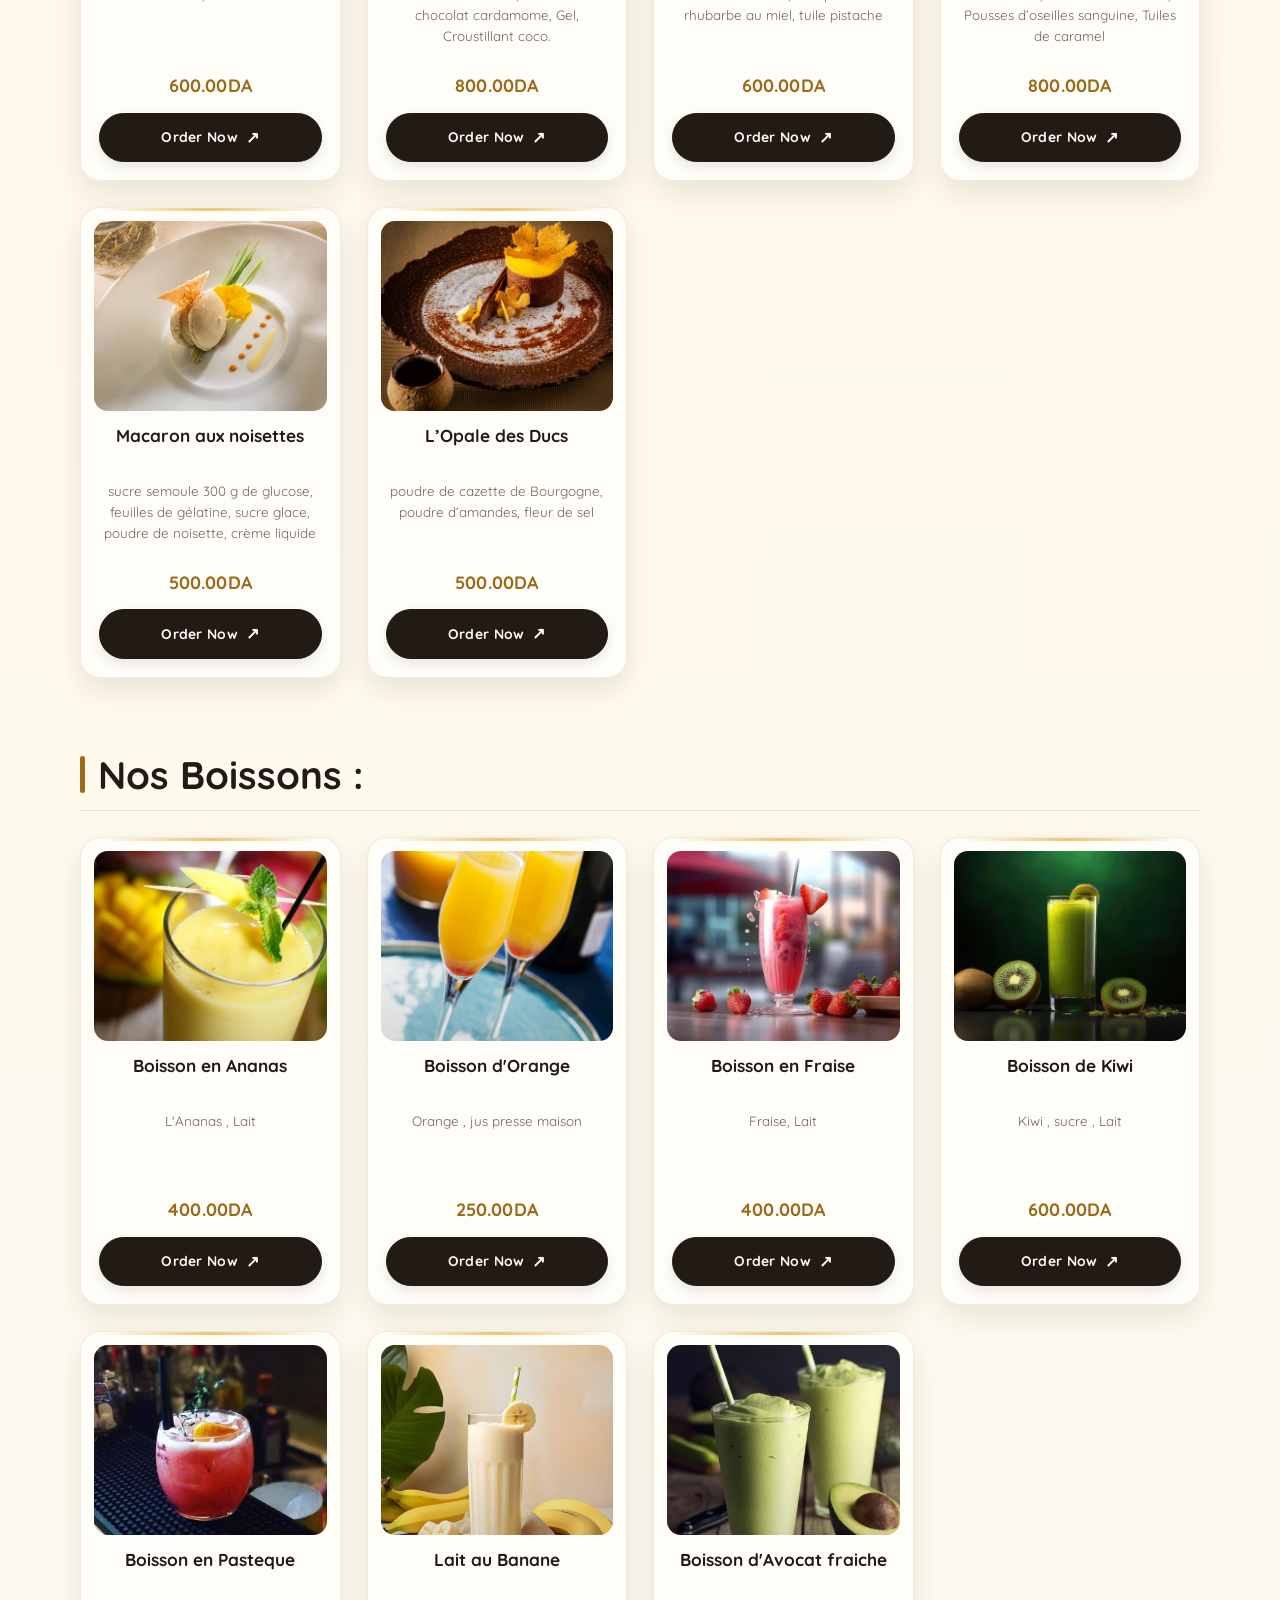
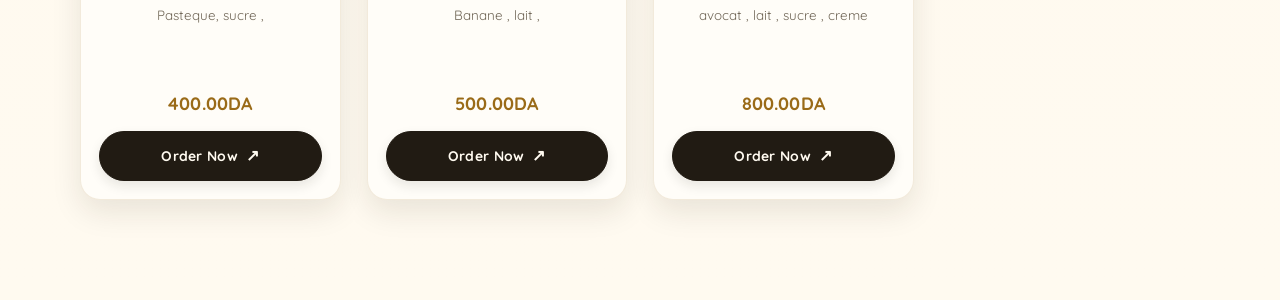
<file: Menu.html>
<!DOCTYPE html>
<html lang="en">
<head>
    <meta charset="UTF-8">
    <meta name="viewport" content="width=device-width, initial-scale=1.0">
    <title>Royaume Del Luna</title>
    <link rel="stylesheet" href="./Menu.css" type="text/css">
    <script src="./Menu.js"></script>
</head>
<body>
  <!-- header start -->
    <header>
        <div id="navbarre">
            <img src="./Images/logo.PNG" alt="Royaume Del Luna logo" >
          <nav>
            <ul>
                <li><a href="./Accueil.html">Accueil</a></li>
                <li><a href="./Menu.html">Menu</a></li>
                <li><a href="./Contact.html">Contact</a></li>
            </ul>
          </nav>
        </div> 
</header>
  <!-- header end -->
  <!-- menu start -->
  <section id="menu">
     <div class="titre">
       <h1 id="animatedText">Notre Menu</h1>
       <script>
        const animatedText = document.getElementById('animatedText');
        let colorIndex = 0;
 
        function changeColor() {
            const colors = ['yellow', 'white', 'red', 'black']; 
            animatedText.style.color = colors[colorIndex];
            colorIndex = (colorIndex + 1) % colors.length;
        }
        setInterval(changeColor, 1000);
    </script>
       <p><b>"Dégustez les meilleures saveurs"</b></p>
     </div>


        <h1>Nos Entrées:</h1>
        <div class="entree">
        <div class="menu_box">
          <div class="menu_card">

            <div class="menu_image">
                <img src="./Images/soupe1.jpg">
            </div>
            <div class="menu_info">
                <h2>Hot soup</h2>
                <p>
                    poivron, pomme de terre, crème liquide, carrote,oignon, fromage
                </p>
                <h3>350.00DA</h3>
                <a href="./Contact.html" class="menu_btn">Order Now</a>
            </div>
         </div> 

         <div class="menu_card">

          <div class="menu_image">
              <img src="./Images/soupe2.jpg">
          </div>
          <div class="menu_info">
              <h2>Vegetable soup</h2>
              <p>
                  pomme de terre, crème liquide, carrote,oignon, fromage
              </p>
              <h3>350.00DA</h3>
              <a href="./Contact.html" class="menu_btn">Order Now</a>
          </div>

       </div> 
       <div class="menu_card">

        <div class="menu_image">
            <img src="./Images/soupe3.jpg">
        </div>
        <div class="menu_info">
            <h2>Soupe maison</h2>
            <p>
                pomme de terre, crème liquide, carrote,oignon, fromage,poulet, miettes de pain
            </p>

            <h3>350.00DA</h3>
            <a href="./Contact.html" class="menu_btn">Order Now</a>
        </div>

     </div> 
     <div class="menu_card">

      <div class="menu_image">
          <img src="./Images/entree1.jpg">
      </div>
      <div class="menu_info">
          <h2>Entrée crevette</h2>
          <p>
              crevettes,salade,tomate
          </p>

          <h3>600.00DA</h3>
          <a href="./Contact.html" class="menu_btn">Order Now</a>
      </div>

   </div> 
   <div class="menu_card">

    <div class="menu_image">
        <img src="./Images/entree2.jpg">
    </div>
    <div class="menu_info">
        <h2>Entrée boulette</h2>
        <p>
            pomme de terre, mozarella, chaplure,oeufs,percil,ail
        </p>
        <h3>400.00DA</h3>
        <a href="./Contact.html" class="menu_btn">Order Now</a>
    </div>

 </div> 
 <div class="menu_card">

  <div class="menu_image">
      <img src="./Images/salade1.jpg">
  </div>
  <div class="menu_info">
      <h2>Salade variée</h2>
      <p>
          Tomates,salade,viande
      </p>
      <h3>550.00DA</h3>
      <a href="./Contact.html" class="menu_btn">Order Now</a>
  </div>

</div> 
<div class="menu_card">

  <div class="menu_image">
      <img src="./Images/salade2.jpg">
  </div>
  <div class="menu_info">
      <h2>Salade mixte</h2>
      <p>
          oeufs,tomate,bettrave,
          avocat,
          mais,poulet,haricot
      </p>
      <h3>600.00DA</h3>
      <a href="./Contact.html" class="menu_btn">Order Now</a>
  </div>

</div> 
     </div>
    </div> 





    <h1>Nos Plats :</h1>
        <div class="plats">
        <div class="menu_box">
       
         <div class="menu_card">

            <div class="menu_image">
                <img src="./Images/plat5.jpg">
            </div>
            <div class="menu_info">
                <h2>Souris d'agneau</h2>
                <p>
                   Agneau,tomate,broccoli
                </p>
                <h3>1800.00DA</h3>
                <a href="./Contact.html" class="menu_btn">Order Now</a>
            </div>
  
         </div> 
         <div class="menu_card">

            <div class="menu_image">
                <img src="./Images/plat6.jpg">
            </div>
            <div class="menu_info">
                <h2>Spaghetti</h2>
                <p>
                    spaghetti,sauce tomate, viande hachée
                </p>
                <h3>600.00DA</h3>
                <a href="./Contact.html" class="menu_btn">Order Now</a>
            </div>
  
         </div> 
         <div class="menu_card">
         <div class="menu_image">
            <img src="./Images/plat 1.jpg">
        </div>
        <div class="menu_info">
            <h2> Gigot d'agneau</h2>
            <p>
                gigot d'agneau,
                graisse d'oie,
                ail
            </p>
            <h3>2000.00DA</h3>
            <a href="./Contact.html" class="menu_btn">Order Now</a>
        </div>
        </div>
        <div class="menu_card">
        <div class="menu_image">
            <img src="./Images/plat 2.webp ">
        </div>
        <div class="menu_info">
            <h2> Fricassée de noix Saint-Jacques aux champignons</h2>
            <p>
                champignons,
                Noix de saint jacques,
                Beurre,
            
            </p>
            <h3>1400.00DA</h3>
            <a href="./Contact.html" class="menu_btn">Order Now</a>
        </div>
    </div>
    
    <div class="menu_card">
        <div class="menu_image">
            <img src="./Images/plat 3.jpg">
        </div>
        <div class="menu_info">
            <h2> Crevettes et calamars </h2>
            <p> </p>
            <h3>2500.00DA</h3>
            <a href="./Contact.html" class="menu_btn">Order Now</a>
        </div>
    
    </div>
    
    <div class="menu_card">
        <div class="menu_image">
            <img src="./Images/plat 4.webp">
        </div>
        <div class="menu_info">
            <h2> Filets de saumon cuits </h2>
            <p>
                
                Filet,
                 avec salade d'olives concombre ,
                 tomate, épinards
            </p>
            <h3>2000.00DA</h3>
            <a href="./Contact.html" class="menu_btn">Order Now</a>
        </div>
    </div>

    <div class="menu_card">
     <div class="menu_image">
            <img src="./Images/plat 5.jpg">
        </div>
        <div class="menu_info">
            <h2> Poulet kiev servi avec purée de pommes de terre  </h2>
            <p>
                poulet,pommes de terre , poivron 
            </p>
            <h3>1500.00DA</h3>
            <a href="./Contact.html" class="menu_btn">Order Now</a>
        </div>
    
    </div>
    <div class="menu_card">
        <div class="menu_image">
            <img src="./Images/plat 6.jpg">
        </div>
        <div class="menu_info">
            <h2> Magret de canard grillé avec nouilles udon et légumes  </h2>
            <p>
                légumes ,
                Gruyère râpé, 
                 magret du canard </p>
                 <h3>2200.00DA</h3>
                 <a href="./Contact.html" class="menu_btn">Order Now</a>
             </div>
         
         </div>
         <div class="menu_card">
             <div class="menu_image">
                 <img src="./Images/plat 7.jpg">
             </div>
             <div class="menu_info">
                 <h2> Poulet rôti  </h2>
                 <p>
                     poulet , 
                     Gruyère râpé ,
                     épices 
                     
                 </p>
                 <h3>1600.00DA</h3>
                 <a href="./Contact.html" class="menu_btn">Order Now</a>
             </div>
         </div>
         <div class="menu_card">
             <div class="menu_image">
                <img src="./Images/plat 8.jpg">
            </div>
            <div class="menu_info">
                <h2> Poulet en croûte d’herbes, tagliatelles aux champignons à la crème </h2>
                <p>
        
                    
                </p>
                <h3>1800.00DA</h3>
                <a href="./Contact.html" class="menu_btn">Order Now</a>
            </div>
        
        </div>
        <div class="menu_card">
            <div class="menu_image">
                <img src="./Images/plat 9.jpg">
            </div>
            <div class="menu_info">
                <h2>  La ratatouille </h2>
                <p>
                    légumes,
                    Côte de Provence 
                </p><h3>1600.00DA</h3>
                <a href="./Contact.html" class="menu_btn">Order Now</a>
            </div>
        </div>
        <div class="menu_card">
            
            <div class="menu_image">
                <img src="./Images/plat 10.webp">
            </div>
            <div class="menu_info">
                <h2> Shepherd’s pie </h2>
                <p>
                    Bœuf haché,
                    Oignons, Pomme  de terre,
                    Gruyère râpé
        
                </p>
                <h3>1800.00DA</h3>
                <a href="./Contact.html" class="menu_btn">Order Now</a>
            </div>
            </div>
            <div class="menu_card">
            <div class="menu_image">
                <img src="./Images/plat 11.jpg">
            </div>
            <div class="menu_info">
                <h2> Mignon de Porc, Pommes et Aubergines au Miso blanc</h2>
                <p>
                    aubergine,  Miso Blanc,
                     Huile de Sésame, 
                    Sauce soja,
                    de sucre de canne
                </p>
                <h3>1500.00DA</h3>
                <a href="./Contact.html" class="menu_btn">Order Now</a>
            </div>
            </div>
        </div>         
        </div>            

    <h1>Nos Pizzas :</h1>
    <div class="pizza">
    <div class="menu_box">
      <div class="menu_card">

        <div class="menu_image">
            <img src="./Images/pizzachampignon.jpg">
        </div>
        <div class="menu_info">
            <h2>Mushroom Pizza</h2>
            <p>
                Champignons,cheddar,
                sauce blanche 
            </p>
            <h3>600.00 DA</h3>
            <a href="./Contact.html" class="menu_btn">Order Now</a>
        </div>
     </div> 
     <div class="menu_card">

        <div class="menu_image">
            <img src="./Images/pizzaoignon.jpg">
        </div>
        <div class="menu_info">
            <h2>Onion Pizza</h2>
            <p>
                oignons,cheddar,olives,
                mais,tomates,sauce blanche
            </p>
            <h3>600.00 DA</h3>
            <a href="./Contact.html" class="menu_btn">Order Now</a>
        </div>

     </div> 
 
     <div class="menu_card">

        <div class="menu_image">
            <img src="./Images/cheesepizza.jpg">
        </div>
        <div class="menu_info">
            <h2>Pizza maison</h2>
            <p>
                Sauce tomate,cheddar
            </p>
            <h3>500.00DA</h3>
            <a href="./Contact.html" class="menu_btn">Order Now</a>
        </div>

     </div> 
     <div class="menu_card">

        <div class="menu_image">
            <img src="./Images/pepperonipizza.jpg">
        </div>
        <div class="menu_info">
            <h2>Pepperoni Pizza</h2>
            <p>
                Saucisse,mozzarella,sauce tomate
            </p>
            <h3>600.00DA</h3>
            <a href="./Contact.html" class="menu_btn">Order Now</a>
        </div>

     </div> 
     <div class="menu_card">

        <div class="menu_image">
            <img src="./Images/pizzamozzarella.jpg">
        </div>
        <div class="menu_info">
            <h2>Margheritta pizza</h2>
            <p>
                mozzarella,sauce tomate
            </p>
            <h3>600.00DA</h3>
            <a href="./Contact.html" class="menu_btn">Order Now</a>
        </div>

     </div> 
     <div class="menu_card">

        <div class="menu_image">
            <img src="./Images/pizzablognaise.jpg">
        </div>
        <div class="menu_info">
            <h2>Pizza bolognaise</h2>
            <p>
                cheddar,viande hachée,sauce tomate,aubergine
            </p>
            <h3>800.00DA</h3>
            <a href="./Contact.html" class="menu_btn">Order Now</a>
        </div>

     </div> 
     <div class="menu_card">

        <div class="menu_image">
            <img src="./Images/pizzanapolitaine.jpg">
        </div>
        <div class="menu_info">
            <h2>Pizza napolitaine</h2>
            <p>
                mozzarella,sauce tomate
            </p>
            <h3>600.00DA</h3>
            <a href="./Contact.html" class="menu_btn">Order Now</a>
        </div>

     </div> 
     <div class="menu_card">

        <div class="menu_image">
            <img src="./Images/pizzapoivron.jpg">
        </div>
        <div class="menu_info">
            <h2>Pizza poivron</h2>
            <p>
                poivron, sauce tomate,olives,tomates
            </p>
            <h3>500.00DA</h3>
            <a href="./Contact.html" class="menu_btn">Order Now</a>
        </div>

     </div> 
    </div>
</div>




<h1>Nos Hamburgers :</h1>
<div class="hamburger">
<div class="menu_box">
  <div class="menu_card">

    <div class="menu_image">
        <img src="./Images/burgersimple.jpg">
    </div>
    <div class="menu_info">
        <h2>Burger Simple</h2>
        <p>
            Viande,salade,tomate,
            oignon,fromage
        </p>
        <h3>350.00 DA</h3>
        <a href="./Contact.html" class="menu_btn">Order Now</a>
    </div>
 </div> 
 <div class="menu_card">

    <div class="menu_image">
        <img src="./Images/hamburger1.jpg">
    </div>
    <div class="menu_info">
        <h2>Double cheese burger</h2>
        <p>
            fromage, tomate, viande,salade, oignon
        </p>
        <h3>400.00DA</h3>
        <a href="./Contact.html" class="menu_btn">Order Now</a>
    </div>

 </div> 
 <div class="menu_card">

    <div class="menu_image">
        <img src="./Images/hamburger4.jpg">
    </div>
    <div class="menu_info">
        <h2>Pickle burger</h2>
        <p>
            Viande, fromage, salade,tomate, cornichon
        </p>
        <h3>400.00DA</h3>
        <a href="./Contact.html" class="menu_btn">Order Now</a>
    </div>

 </div> 
 <div class="menu_card">

    <div class="menu_image">
        <img src="./Images/hamburger2.jpg">
    </div>
    <div class="menu_info">
        <h2>Home burger</h2>
        <p>
            pain maison, viande, salade, fromage
        </p>
        <h3>500.00DA</h3>
        <a href="./Contact.html" class="menu_btn">Order Now</a>
    </div>

 </div> 
 <div class="menu_card">

    <div class="menu_image">
        <img src="./Images/hamburger3.jpg">
    </div>
    <div class="menu_info">
        <h2>Chicken burger</h2>
        <p>
            poulet,salade,fromage,
            tomate
        </p>
        <h3>300.00DA</h3>
        <a href="./Contact.html" class="menu_btn">Order Now</a>
    </div>

 </div> 
</div>
</div>



<h1>Nos Tacos :</h1>
<div class="tacos">
<div class="menu_box">
  <div class="menu_card">

    <div class="menu_image">
        <img src="./Images/tacos v.hache.jpg">
    </div>
    <div class="menu_info">
        <h2>Tacos V.Hachée</h2>
        <p>
            viande hachée, frittes, sauce algerienne
        </p>
        <h3>400.00DA</h3>
        <a href="./Contact.html" class="menu_btn">Order Now</a>
    </div>
 </div> 
 <div class="menu_card">

    <div class="menu_image">
        <img src="./Images/tacosmixt3e.jpg">
    </div>
    <div class="menu_info">
        <h2>Tacos mixte</h2>
        <p>
            poulet,viande,tomate,
            oeufs,courgette
        </p>
        <h3>500.00DA</h3>
        <a href="./Contact.html" class="menu_btn">Order Now</a>
    </div>

 </div> 
 <div class="menu_card">

    <div class="menu_image">
        <img src="./Images/tacosnuggets.jpg">
    </div>
    <div class="menu_info">
        <h2>Tacos Nuggets</h2>
        <p>
            nuggets de poulet,frittes,sauce maison
        </p>
        <h3>500.00DA</h3>
        <a href="./Contact.html" class="menu_btn">Order Now</a>
    </div>

 </div> 
 <div class="menu_card">

    <div class="menu_image">
        <img src="./Images/tacospoulet.jpg">
    </div>
    <div class="menu_info">
        <h2>Tacos poulet</h2>
        <p>
           poulet,frittes,sauce maison
        </p>
        <h3>400.00DA</h3>
        <a href="./Contact.html" class="menu_btn">Order Now</a>
    </div>

 </div> 
</div>
</div>







<h1>Nos Sandwich :</h1>
<div class="sandwitch">
<div class="menu_box">


 <div class="menu_card">

    <div class="menu_image">
        <img src="./Images/sandwich italien.jpg">
    </div>
    <div class="menu_info">
        <h2>Sandwich italien</h2>
        <p>
            mozzarella,tomate,salade
        </p>
        <h3>300.00DA</h3>
        <a href="./Contact.html" class="menu_btn">Order Now</a>
    </div>

 </div> 
 <div class="menu_card">

    <div class="menu_image">
        <img src="./Images/sandwich poulet.jpg">
    </div>
    <div class="menu_info">
        <h2>Sandwich poulet</h2>
        <p>
            poulet,tomate,salade,
            fromage
        </p>
        <h3>400.00DA</h3>
        <a href="./Contact.html" class="menu_btn">Order Now</a>
    </div>

 </div> 
 <div class="menu_card">

    <div class="menu_image">
        <img src="./Images/sandwich viande.jpg">
    </div>
    <div class="menu_info">
        <h2>Sandwich Viande</h2>
        <p>
            viande,frittes,salade
        <h3>300.00DA</h3>
        <a href="./Contact.html" class="menu_btn">Order Now</a>
    </div>

 </div> 
</div>
</div>




    <h1>Nos Dessert :</h1>
    <div class="dessert">
    <div class="menu_box">
      <div class="menu_card">

        <div class="menu_image">
            <img src="./Images/dessert1.jpg">
        </div>
        <div class="menu_info">
            <h2>Paradis de fraises</h2>
            <p>
                fraises,framboises,
                cacao,chocolat
            </p>
            <h3>600.00DA</h3>
            <a href="./Contact.html" class="menu_btn">Order Now</a>
        </div>
        </div>
        <div class="menu_card">

            <div class="menu_image">
                <img src="./Images/dessert2.jpg">
            </div>
            <div class="menu_info">
                <h2>Créme Brulée</h2>
                <p>
                    jaune d'oeuf,sucre,vanille,
                    créme,caramel
                </p>
                <h3>500.00DA</h3>
                <a href="./Contact.html" class="menu_btn">Order Now</a>
            </div>
  
         </div> 
         <div class="menu_card">

            <div class="menu_image">
                <img src="./Images/dessert3.jpg">
            </div>
            <div class="menu_info">
                <h2>Mini Biscuits</h2>
                <p>
                    biscuits,
                    chocolat
                </p>
                <h3>200.00DA</h3>
                <a href="./Contact.html" class="menu_btn">Order Now</a>
            </div>
  
         </div> 
         <div class="menu_card">

            <div class="menu_image">
                <img src="./Images/dessert4.jpg">
            </div>
            <div class="menu_info">
                <h2>Roulet cerises</h2>
                <p>
                    cerises, noix de coco, créme chantillet
                </p>
                <h3>400.00DA</h3>
                <a href="./Contact.html" class="menu_btn">Order Now</a>
            </div>
  
         </div> 
         <div class="menu_card">

            <div class="menu_image">
                <img src="./Images/dessert5.jpg">
            </div>
            <div class="menu_info">
                <h2>Dream Chocolate</h2>
                <p>
                    chocolat noir, chocolat blanc
                </p>
                <h3>600.00DA</h3>
                <a href="./Contact.html" class="menu_btn">Order Now</a>
            </div>
  
         </div> 
         <div class="menu_card">

            <div class="menu_image">
                <img src="./Images/dessert 1.jpg">
            </div>
            <div class="menu_info">
                <h2> Chocolat – noix de coco & cardamome verte</h2>
                <p>
                    Biscuit Financier, Crémeux chocolat cardamome,
                    Gel, Croustillant coco.
                </p>
                <h3>800.00DA</h3>
                <a href="./Contact.html" class="menu_btn">Order Now</a>
            </div>
        
         </div>
         <div class="menu_card">

            <div class="menu_image">
                <img src="./Images/dessert 2.jpg">
            </div>
            <div class="menu_info">
                <h2> Sablé pistache </h2>
                <p>
                  
                    Crème au citron, Compotée de rhubarbe au miel, tuile pistache
                </p>
                <h3>600.00DA</h3>
                <a href="./Contact.html" class="menu_btn">Order Now</a>
            </div>
        
         </div>
        
         <div class="menu_card">

            <div class="menu_image">
                <img src="./Images/dessert 3.webp">
            </div>
            <div class="menu_info">
                <h2> Framboise et chocolat pure origine</h2>
                <p>
                  
                    Framboises, bâtons de chocolat,
                   Pousses d’oseilles sanguine,
                    Tuiles de caramel
                </p>
                <h3>800.00DA</h3>
                <a href="./Contact.html" class="menu_btn">Order Now</a>
            </div>
        
         </div>
         <div class="menu_card">

            <div class="menu_image">
                <img src="./Images/dessert 4.webp">
            </div>
            <div class="menu_info">
                <h2> Macaron aux noisettes</h2>
                <p>
                  
                 sucre semoule
                    300 g de glucose, 
                    feuilles de gélatine,
                    sucre glace,
                    poudre de noisette, 
                    crème liquide
                </p>
                <h3>500.00DA</h3>
                <a href="./Contact.html" class="menu_btn">Order Now</a>
            </div>
        
         </div>
         <div class="menu_card">

            <div class="menu_image">
                <img src="./Images/dessert 5.webp">
            </div>
            <div class="menu_info">
                <h2> L’Opale des Ducs</h2>
                <p>
                   
                 poudre de cazette de Bourgogne, 
                 poudre d’amandes, 
                 fleur de sel
                 
                </p>
                <h3>500.00DA</h3>
                <a href="./Contact.html" class="menu_btn">Order Now</a>
            </div>
        
         </div>
     </div> 
    </div>
    <h1>Nos Boissons :</h1>
    <div class="boisson">
    <div class="menu_box">
      <div class="menu_card">

    <div class="menu_image">
        <img src="./Images/boisson1.jpg">
    </div>
    <div class="menu_info">
        <h2> Boisson en Ananas  </h2>
        <p>
        L'Ananas , 
        Lait 
        </p>
        <h3>400.00DA</h3>
        <a href="./Contact.html" class="menu_btn">Order Now</a>
    </div>

 </div>

 <div class="menu_card">

    <div class="menu_image">
        <img src="./Images/boisson2.jpg">
    </div>
    <div class="menu_info">
        <h2> Boisson d'Orange  </h2>
        <p>
        Orange , 
        jus presse maison  

        </p>
        <h3>250.00DA</h3>
        <a href="./Contact.html" class="menu_btn">Order Now</a>
    </div>

 </div>
 <div class="menu_card">

    <div class="menu_image">
        <img src="./Images/boisson3.jpg">
    </div>
    <div class="menu_info">
        <h2> Boisson en Fraise </h2>
        <p>
        Fraise, 
        Lait 
        </p>
        <h3>400.00DA</h3>
        <a href="./Contact.html" class="menu_btn">Order Now</a>
    </div>

 </div> 
 <div class="menu_card">

    <div class="menu_image">
        <img src="./Images/boisson4.jpg">
    </div>
    <div class="menu_info">
        <h2> Boisson de Kiwi  </h2>
        <p>
        Kiwi  , 
        sucre ,
        Lait 
        </p>
        <h3>600.00DA</h3>
        <a href="./Contact.html" class="menu_btn">Order Now</a>
    </div>

 </div>


 <div class="menu_card">

    <div class="menu_image">
        <img src="./Images/boisson5.webp">
    </div>
    <div class="menu_info">
        <h2> Boisson en Pasteque </h2>
        <p>
        Pasteque, 
        sucre ,

        </p>
        <h3>400.00DA</h3>
        <a href="./Contact.html" class="menu_btn">Order Now</a>
    </div>

 </div>
 <div class="menu_card">

    <div class="menu_image">
        <img src="./Images/boisson6.jpg">
    </div>
    <div class="menu_info">
        <h2> Lait au Banane  </h2>
        <p>
        Banane ,
        lait ,

        </p>
        <h3>500.00DA</h3>
        <a href="./Contact.html" class="menu_btn">Order Now</a>
    </div>

 </div>

 <div class="menu_card">

    <div class="menu_image">
        <img src="./Images/boisson7.jpg">
    </div>
    <div class="menu_info">
        <h2> Boisson d'Avocat fraiche  </h2>
        <p>
        avocat  ,
        lait , sucre , creme 

        </p>
        <h3>800.00DA</h3>
        <a href="./Contact.html" class="menu_btn">Order Now</a>
    </div>

 </div>
       

    </div>
</div>
</section>





  <!-- menu end -->
</body>
</html>
</file>
<file: Accueil.css>
@import url('https://fonts.googleapis.com/css2?family=Quicksand:wght@300..700&display=swap');
* {
    padding: 0;
    margin: 0;
    box-sizing: border-box;
}

body{
    font-family: "Quicksand", sans-serif;

}
ul{
    list-style: none;
}
a{
    text-decoration: none;
}
.milieu{
    max-width: 1100px;
    margin: auto;
}
/* classes utilisees souvent */
.nom{
        color: rgb(218, 192, 65);
        font-size: 40px;
        text-align: center;
        -webkit-animation: nom 1s ease-in-out infinite alternate;
        -moz-animation: nom 1s ease-in-out infinite alternate;
        animation: nom 1s ease-in-out infinite alternate;
      }

      @-webkit-keyframes nom {
        from {
          text-shadow: 0 0 10px #000000, 0 0 20px #000000, 0 0 30px rgb(218, 192,60), 0 0 40px rgb(218, 192,58), 0 0 50px rgb(218, 192,59), 0 0 60px rgb(218, 192,60), 0 0 70px rgb(218, 192,61);
        }
        to {
          text-shadow: 0 0 20px #000000, 0 0 30px rgb(218, 192,54), 0 0 40px rgb(218, 192,55), 0 0 50px rgb(218, 192,56), 0 0 60px rgb(218, 192, 57), 0 0 70px rgb(218, 192, 58), 0 0 80px rgb(218, 192,58);
        }
      }
.box{
    display: inline-block;
    padding: 15px 30px;
    border: none;
    border-radius: 15px;
}
 .box-premiere{
    color: white;
    border: 1px solid white;

 }
 .box-seconde{
    color: white;
    background: black;
    margin-top: 2rem;
    margin-bottom: 20px;
 }
 .box-premiere:hover,
.box-seconde:hover
    {
    background: rgba(218, 192, 65, 0.3);
 }


/* Header Start */
header{
    height: 100vh;
    background: url(./Images/RDL.jpg)center center/cover no-repeat;
    position: relative;
}
#navbarre {
    display: flex;
    justify-content: space-between;
    align-items: center;
}
#navbarre img{
   width: 80px;
   margin-left: 80px;
   clip-path: circle(50%);
}
#navbarre ul{
    display: flex;
    margin-right: 100px;
}
#navbarre ul li a {
    padding: 15px 40px;
    color: white;
    font-weight: 600;
}
#navbarre ul li a:hover{
    border-bottom: 2px solid rgb(218, 192, 65);
}
header .contenu{
    display: flex;
    flex-direction: column;
    justify-content: center;
    align-items: center;
    height: 75%;
}
header .contenu h1{
    font-size: 40px;
    color: white;

}
header .contenu p{
    margin: 20px 0 40px;
    color: white;
}
header::before{
    content: "" ;
    position: absolute;
    top: 0;
    left: 0;
    height: 100%;
    width: 100%;
    background: rgb(0, 0, 0, 0.6);
}
header * {
    z-index: 10;
}
/* Header End */
/*About Start*/
#about{
    height: 80vh;
    display: flex;
    justify-content: center;
    align-items: center;

}
#about .titre,
#specialites .titre,
#evenements .titre{
    text-align: center;
    margin-bottom: 4rem;
}
#about h2,
#specialites h2,
#evenements h2{
    font-size: 40px;
    color: rgb(218, 192, 65);
    margin-bottom: 20px;
}
#about .titre p{
    font-size: 14px;
    color: black;
    font-weight: 600;
}
#about .about-contenu{
display: flex;
justify-content: space-between;
}
#about .about-contenu img{
width: 450px;
margin-bottom: 40px;
}
#about .about-contenu p{
    color: black;
    margin-right: 7rem;
    font-weight: 500;
    line-height: 1.6;

}
/*About End*/
/*specialites, evenements start*/
 #specialites,#evenements{
    margin-top: 150px;
    height: 80vh;
    display: flex;
 }
 #specialites .titre p ,
 #evenements .titre p{
    color: black;
    font-weight: 500;
 }
 .items{
    display: flex;
 }
.wrapper{
    display: flex;
    width: 70%;
    justify-content: space-around;
    margin-left: 45px;
    margin-right: 45px;
    margin-bottom: 45px;
    
}
.card{
    width: 280px;
    height: 360px;
    padding: 2rem 1rem;
    background: rgb(218, 192, 65);
    position: relative;
    display: flex;
    align-items: flex-end;
    box-shadow: 0px  7px  10px  rgb(0,0,0,0,5);
    transition: 0.5s ease-in-out;
}

.card:hover{
    transform: translateY(20px);

}

.card::before{
    content: "";
    position: absolute;
    top: 0 ;
    left: 0;
    display: block;
    width: 100%;
    height: 100%;
    background: linear-gradient(to bottom , rgba(0,176,155,0,5),rgba(150,200,61,1));
    z-index: 2 ;
    transition: 0.5 all;
    opacity: 0 ;

}

.card:hover:before{
    opacity: 1;

}

.card img {
    width:  100%;
    height: 100%;
    object-fit: cover;
    position :absolute;
    top: 0;
    left :0;

}
.card  .info {
    position: relative;
    z-index: 3;
    color: white ;
    opacity:  1 ;
    transform:  translateY(30px);
    transition:  0.5s all ;
    font-weight: 400;
}
.card:hover  .info {
    opacity:  1 ;
    transform:  translateY(0px);
}
.card  .info h1{
    margin:  0;
    color: rgb(218, 192, 65);
}
.card  .info p {
    letter-spacing: 1px ;
    font-size: 15px ;
    font-weight: 600;
    margin-top: 8px;
    margin-bottom: 20px;

}

.card  .info  .btn{
    text-decoration: none;
    padding: 0.5rem  1rem;
    font-size: 14px;
    font-weight:  bold ;
    cursor: pointer;
    transition: 0.4s ease-in-out;
    color: white;
    background: black;
    margin-top: 2rem;
    margin-bottom: 20px;
    align-items: center;
    align-self: center;

}.card  .info  .btn :hover {
    box-shadow: 0px  7px  10px  rgb(0,0,0,0,5);
}
/*specialites,evenements end*/
</file>
<file: Contact.css>
@import url('https://fonts.googleapis.com/css2?family=Quicksand:wght@300..700&display=swap');
@import url('https://fonts.googleapis.com/css2?family=Poppins:wght@300;400;500;600;700&display=swap');
* {
    padding: 0;
    margin: 0;
    box-sizing: border-box;
}
body{
    font-family: "Quicksand", sans-serif;

}
ul{
    list-style: none;
}
a{
    text-decoration: none;
}
.milieu{
    max-width: 1100px;
    margin: auto;
}
/* Header Start */
header{
    height: 15vh;
    background-color: #eeeeee;
    position: relative;
}
#navbarre {
    display: flex;
    justify-content: space-between;
    align-items: center;
}
#navbarre img{
   width: 80px;
   margin-left: 80px;
   clip-path: circle(50%);
}
#navbarre ul{
    display: flex;
    margin-right: 100px;
}
#navbarre ul li a {
    padding: 15px 40px;
    color: black;
    font-weight: 600;
}
#navbarre ul li a:hover{
    border-bottom: 2px solid rgb(37, 34, 17);
}

/* Header End */ 
/*contact start*/
#contact {
    
    background-color:#eeeeee ;
}

.contact-contenu{
    display: flex;
}
iframe {
    padding-top: 60px;
    align-items: left;
}
/* star rating */
:root {
	--yellow: #FFBD13;
	--yellowi: rgb(218, 192, 65);
	--light: #F5F5F5;
	--grey: #AAA;
	--white: #FFF;
	--shadow: 8px 8px 30px rgba(0,0,0,.05);
}
.starbox{
	background: var(--white);
	padding: 0.5rem;
	max-width: 876px;
    max-height: 200px;
	width: 100%;
	border-radius: .75rem;
	box-shadow: var(--shadow);
	text-align: center;
}
.starbox h3 {
	font-size: 1.5rem;
	font-weight: 600;
	margin-bottom: 0.25rem;
}
.card-star {
    max-width: 800rem;
    max-height: 2rem;
    background: #ffffff;
    width: 100%;
    align-items: center;
  }

  .star {
    font-size: 5vh;
    cursor: pointer;
  }
  .one {
    color: rgb(218, 192, 65);
  }
  .two {
    color: rgb(218, 192, 65);
  }
   
  .three {
    color: rgb(218, 192, 65);
  }
   
  .four {
    color: rgb(218, 192, 65);
  }
   
  .five {
    color: rgb(218, 192, 65);
  }
textarea {
	width: 100%;
	background: var(--light);
	padding: 0.5rem;
	border-radius: .5rem;
	border: none;
	outline: none;
	resize: none;
	margin-bottom: .5rem;
    margin-top: .5rem;
}
.btn-group {
	display: flex;
	grid-gap: .5rem;
	align-items: center;
}
.btn-group .btn {
	padding: .75rem 1rem;
	border-radius: .5rem;
	border: none;
	outline: none;
	cursor: pointer;
	font-size: .875rem;
	font-weight: 500;
}
.btn-group .btn.submit {
	background: var(--yellowi);
	color: var(--white);
}
.btn-group .btn.submit:hover {
	background: var(--yellowi);
}
.btn-group .btn.cancel {
	background: var(--white);
	color: var(--yellowi);
}
.btn-group .btn.cancel:hover {
	background: var(--light);
}
/*Order*/

.order{
    width: 100%;
    height: 100vh;
    padding: 70px 30px;

    
}

.order h1{
    display: flex;
    align-items: center;
    justify-content: center;
    color: rgb(218, 192, 65);
    font-size: 55px;
    margin-bottom: 10px;
}

.order h3{
    color: #fac031;
    margin-right: 25px;
    font-family: mv boli;
    text-align: center;
}

.order .order_main{
    display: flex;
    align-items: center;
    justify-content: space-around;
}

.order .order_main form{
    display: grid;
    grid-template-columns: 1fr 1fr;
    grid-gap: 0 10px;
}

.order .order_main form .input p{
    font-family: mv boli;
    line-height: 25px;
    text-align: center;
}

.order .order_main form .input{
    margin: 5px;
}

.order .order_main form .input input{
    width: 300px;
    height: 35px;
    padding: 0 10px;
    border: 2px solid #cccccc;
    background: #eeeeee;
    outline: none;
    border-radius: 3px;
}

.order .order_main form .input input:focus{
    border: 2px solid #fac031;
}

.order .order_main form .order_btn{
    text-decoration: none;
    padding: 0.5rem  1rem;
    font-size: 14px;
    font-weight:  bold ;
    cursor: pointer;
    transition: 0.4s ease-in-out;
    color: white;
    background: rgb(218, 192, 65);
    margin-top: 2rem;
    margin-bottom: 20px;
    align-items: center;
    align-self: center;

}
.order .order_main form .order_btn:hover{
box-shadow: 0px  7px  10px  rgb(0,0,0,0,5);
}

/*contact end*/
/*Footer start*/

footer{
    width: 100%;
    padding: 30px 0 0 20px;
    background: #eeeeee;
}

footer .footer_main{
    display: grid;
    grid-template-columns: 1fr 1fr 1fr 1fr 1fr;
}

footer .footer_main .footer_tag{
    text-align: center;
}

footer .footer_main .footer_tag h2{
    color: rgb(218, 192, 65);
    margin-bottom: 25px;
    font-size: 30px;
}

footer .footer_main .footer_tag p{
    margin: 10px 0;
    color: black;
}

footer .footer_main .footer_tag i{
    margin: 0 5px;
    cursor: pointer;
}

footer .footer_main .footer_tag i:hover{
    color: #fac031;
}


/* footer end*/
</file>
<file: Menu.css>
@import url('https://fonts.googleapis.com/css2?family=Quicksand:wght@300;400;500;600;700&display=swap');


:root {
    --gold: #e8b94f;
    --gold-light: #f7d98b;
    --gold-deep: #9a6b18;
    --ink: #211b13;
    --ink-soft: #403629;
    --cream: #fffaf0;
    --paper: #fffdf8;
    --line: rgba(70, 49, 18, 0.12);
    --shadow: 0 12px 30px rgba(40, 29, 11, 0.10);
    --shadow-hover: 0 20px 42px rgba(40, 29, 11, 0.18);
    --radius: 20px;
}

* {
    margin: 0;
    padding: 0;
    box-sizing: border-box;
}

html {
    scroll-behavior: smooth;
    scroll-padding-top: 90px;
}

body {
    font-family: "Quicksand", sans-serif;
    color: var(--ink);
    background: var(--cream);
    line-height: 1.6;
    overflow-x: hidden;
}

img {
    max-width: 100%;
}

ul {
    list-style: none;
}

a {
    color: inherit;
    text-decoration: none;
}

::selection {
    background: var(--gold-light);
    color: var(--ink);
}

header {
    min-height: 72px;
    background-color: var(--gold);
    position: relative;
}

#navbarre {
    width: 100%;
    min-height: 72px;
    display: flex;
    justify-content: space-between;
    align-items: center;
    gap: 24px;
}

#navbarre img {
    width: 72px;
    height: 72px;
    object-fit: cover;
    border-radius: 50%;
    margin-left: 24px;
}

#navbarre ul {
    display: flex;
    align-items: center;
    gap: 10px;
    margin-right: 24px;
}

#navbarre ul li a {
    display: inline-block;
    padding: 12px 18px;
    color: var(--ink);
    font-family: "Quicksand", sans-serif;
    font-weight: 700;
    border-radius: 8px;
    transition: background-color 0.25s ease, color 0.25s ease;
}

#navbarre ul li a:hover {
    background-color: rgba(37, 34, 17, 0.09);
}


#menu {
    position: relative;
    isolation: isolate;
    padding: 76px 0 100px;
    background:
        radial-gradient(ellipse at 8% 8%, rgba(255, 255, 255, 0.65), transparent 30%),
        radial-gradient(ellipse at 95% 28%, rgba(247, 217, 139, 0.38), transparent 28%),
        linear-gradient(180deg, #f7d98b 0%, #f3cb6d 26%, #fff8e9 55%, #fffaf0 100%);
}

#menu::before,
#menu::after {
    content: "";
    position: absolute;
    z-index: -1;
    width: 260px;
    height: 260px;
    border: 1px solid rgba(154, 107, 24, 0.12);
    border-radius: 50%;
    pointer-events: none;
}

#menu::before {
    top: 300px;
    left: -170px;
    box-shadow: 0 0 0 28px rgba(154, 107, 24, 0.035), 0 0 0 58px rgba(154, 107, 24, 0.025);
}

#menu::after {
    top: 1050px;
    right: -180px;
    box-shadow: 0 0 0 28px rgba(154, 107, 24, 0.035), 0 0 0 58px rgba(154, 107, 24, 0.025);
}

#menu .titre {
    width: min(900px, 92%);
    margin: 0 auto 68px;
    text-align: center;
}

#menu .titre h1 {
    margin: 0 0 12px;
    color: var(--ink);
    font-family: "Quicksand", sans-serif;
    font-size: clamp(3rem, 7vw, 6.3rem);
    font-weight: 800;
    line-height: 1.08;
    letter-spacing: -0.045em;
    text-align: center;
    text-decoration: none;
    text-wrap: balance;
    animation: titleAppear 0.8s ease both;
}

#menu .titre h1::after {
    content: "";
    display: block;
    width: 92px;
    height: 4px;
    margin: 20px auto 0;
    border-radius: 99px;
    background: linear-gradient(90deg, transparent, var(--gold-deep), transparent);
}

#menu .titre p {
    margin: 18px 0 0;
    color: var(--ink-soft);
    font-family: "Quicksand", sans-serif;
    font-size: clamp(1.05rem, 2vw, 1.4rem);
    font-style: italic;
    text-align: center;
}

#menu > h1 {
    width: min(1280px, 92%);
    margin: 74px auto 26px;
    padding: 0 0 12px 18px;
    position: relative;
    color: var(--ink);
    font-family: "Quicksand", sans-serif;
    font-size: clamp(1.8rem, 3vw, 2.5rem);
    font-weight: 700;
    line-height: 1.2;
    text-align: left;
    text-decoration: none;
    border-bottom: 1px solid var(--line);
}

#menu > h1::before {
    content: "";
    position: absolute;
    left: 0;
    top: 4px;
    bottom: 17px;
    width: 5px;
    border-radius: 99px;
    background: var(--gold-deep);
}

.entree,
.plats,
.pizza,
.hamburger,
.tacos,
.sandwitch,
.dessert,
.desserts,
.boisson {
    width: 100%;
}

#menu .menu_box {
    width: min(1280px, 92%);
    margin: 0 auto;
    display: grid;
    grid-template-columns: repeat(4, minmax(0, 1fr));
    gap: 26px;
    align-items: stretch;
}

.menu_card {
    position: relative;
    display: flex;
    flex-direction: column;
    min-width: 0;
    min-height: 430px;
    height: 100%;
    padding: 13px;
    margin: 0;
    overflow: hidden;
    background: var(--paper);
    border: 1px solid rgba(154, 107, 24, 0.13);
    border-radius: var(--radius);
    box-shadow: var(--shadow);
    transform: translateY(0);
    transition:
        transform 0.32s cubic-bezier(.2, .75, .25, 1),
        box-shadow 0.32s ease,
        border-color 0.32s ease;
}

.menu_card::before {
    content: "";
    position: absolute;
    z-index: 1;
    top: 0;
    left: 18px;
    right: 18px;
    height: 3px;
    border-radius: 0 0 10px 10px;
    background: linear-gradient(90deg, transparent, var(--gold), transparent);
    opacity: 0.8;
    pointer-events: none;
}

.menu_card:hover {
    transform: translateY(-8px);
    border-color: rgba(154, 107, 24, 0.34);
    box-shadow: var(--shadow-hover);
}

#menu .menu_box .menu_card .menu_image {
    position: relative;
    width: 100%;
    height: 190px;
    flex: 0 0 190px;
    margin: 0;
    overflow: hidden;
    border-radius: 14px;
    background: #f1e5ce;
}

#menu .menu_box .menu_card .menu_image::after {
    content: "";
    position: absolute;
    inset: 45% 0 0;
    background: linear-gradient(180deg, transparent, rgba(0, 0, 0, 0.12));
    pointer-events: none;
}

#menu .menu_box .menu_card .menu_image img {
    display: block;
    width: 100%;
    height: 100%;
    object-fit: cover;
    object-position: center;
    transition: transform 0.65s cubic-bezier(.2, .75, .25, 1);
}

#menu .menu_box .menu_card:hover .menu_image img {
    transform: scale(1.075);
}

#menu .menu_box .menu_card .menu_info {
    display: flex;
    flex: 1;
    flex-direction: column;
    align-items: stretch;
    min-height: 0;
    padding: 13px 5px 5px;
}

#menu .menu_box .menu_card .menu_info h2 {
    display: -webkit-box;
    min-height: 48px;
    margin: 0 0 9px;
    overflow: hidden;
    color: var(--ink);
    font-family: "Quicksand", sans-serif;
    font-size: 1.08rem;
    font-weight: 700;
    line-height: 1.35;
    text-align: center;
    overflow-wrap: anywhere;
    -webkit-box-orient: vertical;
    -webkit-line-clamp: 2;
    line-clamp: 2;
}

#menu .menu_box .menu_card .menu_info p {
    display: -webkit-box;
    min-height: 60px;
    margin: 0 0 14px;
    overflow: hidden;
    color: #716758;
    font-size: 0.84rem;
    line-height: 1.55;
    text-align: center;
    overflow-wrap: anywhere;
    -webkit-box-orient: vertical;
    -webkit-line-clamp: 3;
    line-clamp: 3;
}

#menu .menu_box .menu_card .menu_info h3 {
    margin: auto 0 13px;
    padding-top: 10px;
    color: var(--gold-deep);
    font-family: "Quicksand", sans-serif;
    font-size: 1.12rem;
    font-weight: 800;
    letter-spacing: 0.01em;
    text-align: center;
}

#menu .menu_box .menu_card .menu_info .menu_btn {
    display: inline-flex;
    align-items: center;
    justify-content: center;
    width: 100%;
    min-height: 45px;
    margin: 0;
    padding: 11px 14px;
    border: 1px solid var(--ink);
    border-radius: 999px;
    background: var(--ink);
    color: #fffaf0;
    font-size: 0.87rem;
    font-weight: 700;
    letter-spacing: 0.02em;
    text-align: center;
    box-shadow: 0 5px 12px rgba(33, 27, 19, 0.10);
    transition:
        background 0.25s ease,
        color 0.25s ease,
        border-color 0.25s ease,
        box-shadow 0.25s ease,
        transform 0.25s ease;
}

#menu .menu_box .menu_card .menu_info .menu_btn::after {
    content: "↗";
    margin-left: 8px;
    font-size: 1rem;
    transition: transform 0.25s ease;
}

#menu .menu_box .menu_card .menu_info .menu_btn:hover {
    background: var(--gold);
    border-color: var(--gold);
    color: var(--ink);
    box-shadow: 0 8px 18px rgba(154, 107, 24, 0.22);
    transform: translateY(-2px);
}

#menu .menu_box .menu_card .menu_info .menu_btn:hover::after {
    transform: translate(2px, -2px);
}

#menu .menu_box .menu_card .menu_info .menu_btn:focus-visible,
#navbarre ul li a:focus-visible {
    outline: 3px solid var(--gold-deep);
    outline-offset: 3px;
}


.js-ready .menu_card {
    opacity: 0;
    transform: translateY(22px);
}

.js-ready .menu_card.is-visible {
    opacity: 1;
    transform: translateY(0);
    transition:
        opacity 0.55s ease,
        transform 0.55s cubic-bezier(.2, .75, .25, 1),
        box-shadow 0.32s ease,
        border-color 0.32s ease;
}

.js-ready .menu_card.is-visible:hover {
    transform: translateY(-8px);
}

@keyframes titleAppear {
    from {
        opacity: 0;
        transform: translateY(16px);
    }
    to {
        opacity: 1;
        transform: translateY(0);
    }
}

.back-to-top {
    position: fixed;
    z-index: 999;
    right: 24px;
    bottom: 24px;
    display: grid;
    place-items: center;
    width: 48px;
    height: 48px;
    border: 1px solid rgba(255, 250, 240, 0.45);
    border-radius: 50%;
    background: var(--ink);
    color: var(--cream);
    font-size: 1.35rem;
    cursor: pointer;
    opacity: 0;
    visibility: hidden;
    transform: translateY(10px);
    box-shadow: 0 8px 20px rgba(33, 27, 19, 0.22);
    transition: opacity 0.25s ease, visibility 0.25s ease, transform 0.25s ease, background 0.25s ease;
}

.back-to-top.is-visible {
    opacity: 1;
    visibility: visible;
    transform: translateY(0);
}

.back-to-top:hover {
    background: var(--gold-deep);
    transform: translateY(-3px);
}

.category-menu {
    position: fixed;
    z-index: 900;
    top: 50%;
    left: 16px;
    width: 150px;
    max-height: 76vh;
    overflow-y: auto;
    padding: 13px 10px;
    border: 1px solid rgba(154, 107, 24, 0.22);
    border-radius: 17px;
    background: rgba(255, 253, 248, 0.95);
    box-shadow: 0 12px 32px rgba(40, 29, 11, 0.14);
    backdrop-filter: blur(12px);
    transform: translateY(-50%);
}

.category-menu-title {
    display: block;
    margin: 0 7px 8px;
    color: var(--gold-deep);
    font-size: 0.72rem;
    font-weight: 700;
    letter-spacing: 0.12em;
    text-transform: uppercase;
}

.category-menu a {
    display: block;
    margin: 3px 0;
    padding: 8px 9px;
    border-radius: 9px;
    color: var(--ink-soft);
    font-size: 0.8rem;
    font-weight: 600;
    line-height: 1.3;
    transition: color 0.2s ease, background 0.2s ease, padding-left 0.2s ease;
}

.category-menu a:hover,
.category-menu a.active {
    padding-left: 13px;
    background: rgba(232, 185, 79, 0.2);
    color: var(--gold-deep);
}

.category-menu a:focus-visible {
    outline: 2px solid var(--gold-deep);
    outline-offset: 2px;
}

@media (max-width: 1450px) {
    .category-menu {
        left: 10px;
        width: 132px;
    }
    .category-menu a { font-size: 0.75rem; padding: 7px 8px; }
    #menu .titre, #menu > h1, #menu .menu_box { width: min(1120px, 88%); }
}

@media (max-width: 1050px) {
    .category-menu {
        position: sticky;
        top: 0;
        left: auto;
        width: 100%;
        max-height: none;
        display: flex;
        align-items: center;
        gap: 5px;
        overflow-x: auto;
        overflow-y: hidden;
        padding: 9px 4%;
        border-radius: 0;
        border-left: 0;
        border-right: 0;
        transform: none;
        white-space: nowrap;
        background: rgba(255, 253, 248, 0.97);
    }
    .category-menu-title { flex: 0 0 auto; margin: 0 5px 0 0; }
    .category-menu a { flex: 0 0 auto; margin: 0; }
    #menu .titre, #menu > h1, #menu .menu_box { width: min(1280px, 92%); }
}

@media (max-width: 1100px) {
    #menu .menu_box {
        grid-template-columns: repeat(3, minmax(0, 1fr));
        gap: 22px;
    }

    .menu_card {
        min-height: 420px;
    }
}

@media (max-width: 760px) {
    #menu {
        padding: 54px 0 72px;
    }

    #menu .titre {
        margin-bottom: 50px;
    }

    #menu > h1 {
        margin-top: 56px;
        margin-bottom: 22px;
    }

    #menu .menu_box {
        width: min(94%, 650px);
        grid-template-columns: repeat(2, minmax(0, 1fr));
        gap: 17px;
    }

    .menu_card {
        min-height: 400px;
        padding: 10px;
        border-radius: 16px;
    }

    #menu .menu_box .menu_card .menu_image {
        height: 155px;
        flex-basis: 155px;
    }

    #menu .menu_box .menu_card .menu_info h2 {
        font-size: 1rem;
        min-height: 44px;
    }

    #menu .menu_box .menu_card .menu_info p {
        font-size: 0.79rem;
        min-height: 58px;
    }

    #menu .menu_box .menu_card .menu_info .menu_btn {
        min-height: 42px;
        font-size: 0.82rem;
    }
}

@media (max-width: 440px) {
    #menu {
        padding-top: 42px;
    }

    #menu .menu_box {
        width: min(90%, 330px);
        grid-template-columns: 1fr;
        gap: 20px;
    }

    .menu_card {
        min-height: 420px;
        padding: 12px;
    }

    #menu .menu_box .menu_card .menu_image {
        height: 200px;
        flex-basis: 200px;
    }

    #menu .menu_box .menu_card .menu_info h2 {
        font-size: 1.08rem;
        min-height: 44px;
    }

    #menu .menu_box .menu_card .menu_info p {
        min-height: auto;
        max-height: 4.7em;
    }

    .back-to-top {
        right: 15px;
        bottom: 15px;
        width: 44px;
        height: 44px;
    }
}

@media (prefers-reduced-motion: reduce) {
    *,
    *::before,
    *::after {
        scroll-behavior: auto !important;
        animation-duration: 0.01ms !important;
        animation-iteration-count: 1 !important;
        transition-duration: 0.01ms !important;
    }

    .js-ready .menu_card {
        opacity: 1;
        transform: none;
    }
}
</file>
